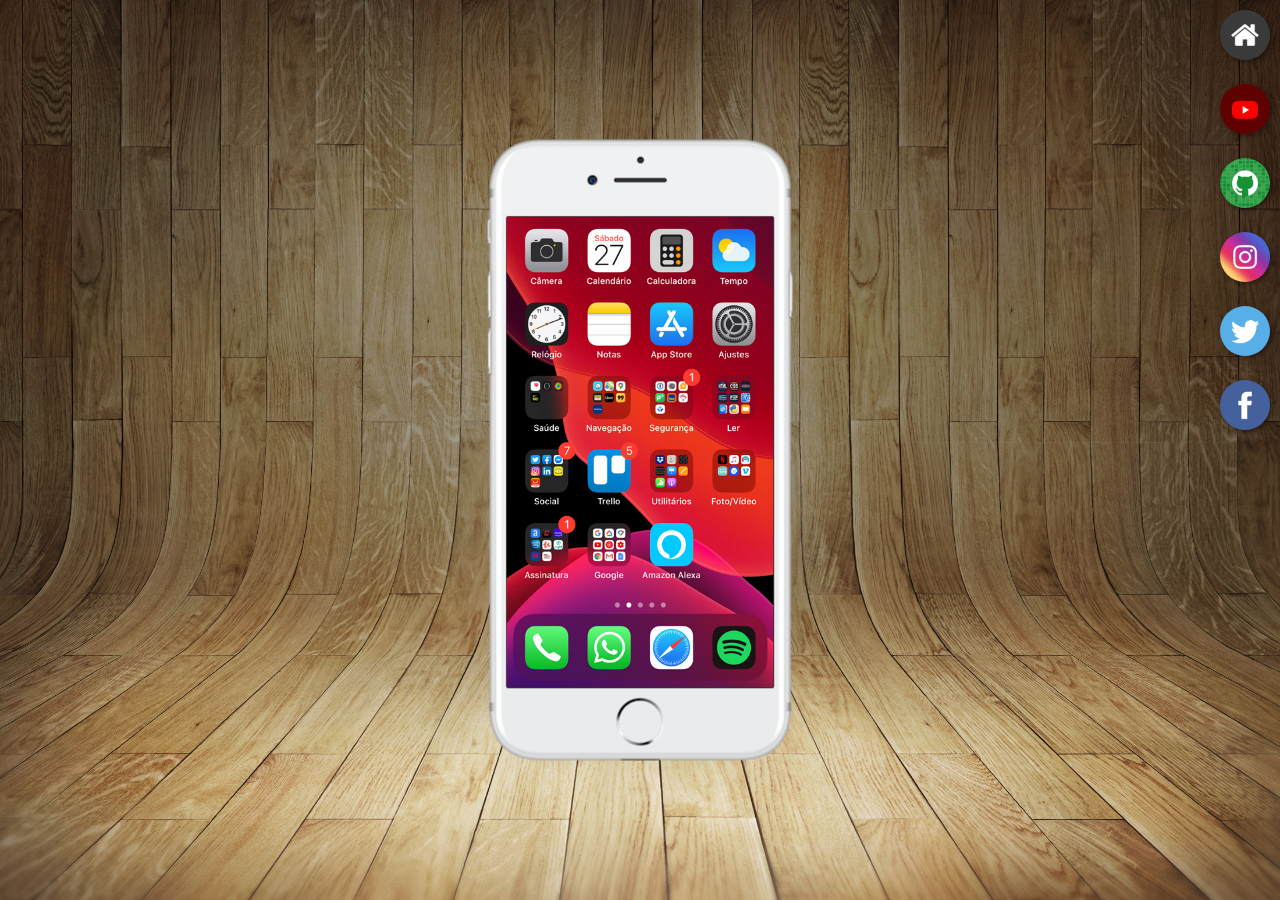
<file: index.html>
<!DOCTYPE html>
<html lang="pt-br">
<head>
    <meta charset="UTF-8">
    <meta http-equiv="X-UA-Compatible" content="IE=edge">
    <meta name="viewport" content="width=device-width, initial-scale=1.0">
    <link rel="shortcut icon" href="favicon.ico" type="image/x-icon">
    <link rel="stylesheet" href="estilos/style.css">
    <title>Projeto Redes Sociais</title>
</head>
<body>
    <main>
        <section id="telefone">
            <iframe src="home.html" name="tela" id= "tela"frameborder="0"></iframe>
        </section>

        <section id="redes-sociais">
            <a href="home.html" target="tela"><img src="imagens/logo-home.jpg" alt="Home"></a><br>
            <a href="youtube.html" target="tela"><img src="imagens/logo-youtube.jpg" alt="Youtube"></a><br>
            <a href="github.html" target="tela"><img src="imagens/logo-github.jpg" alt="Github"></a><br>
            <a href="instagram.html" target="tela"><img src="imagens/logo-instagram.jpg" alt="Instagram"></a><br>
            <a href="twitter.html" target="tela"><img src="imagens/logo-twitter.jpg" alt="Twitter"></a><br>
            <a href="facebook.html" target="tela"><img src="imagens/logo-facebook.jpg" alt="Facebook"></a><br>

        </section>
    </main>
    
</body>
</html>
</file>
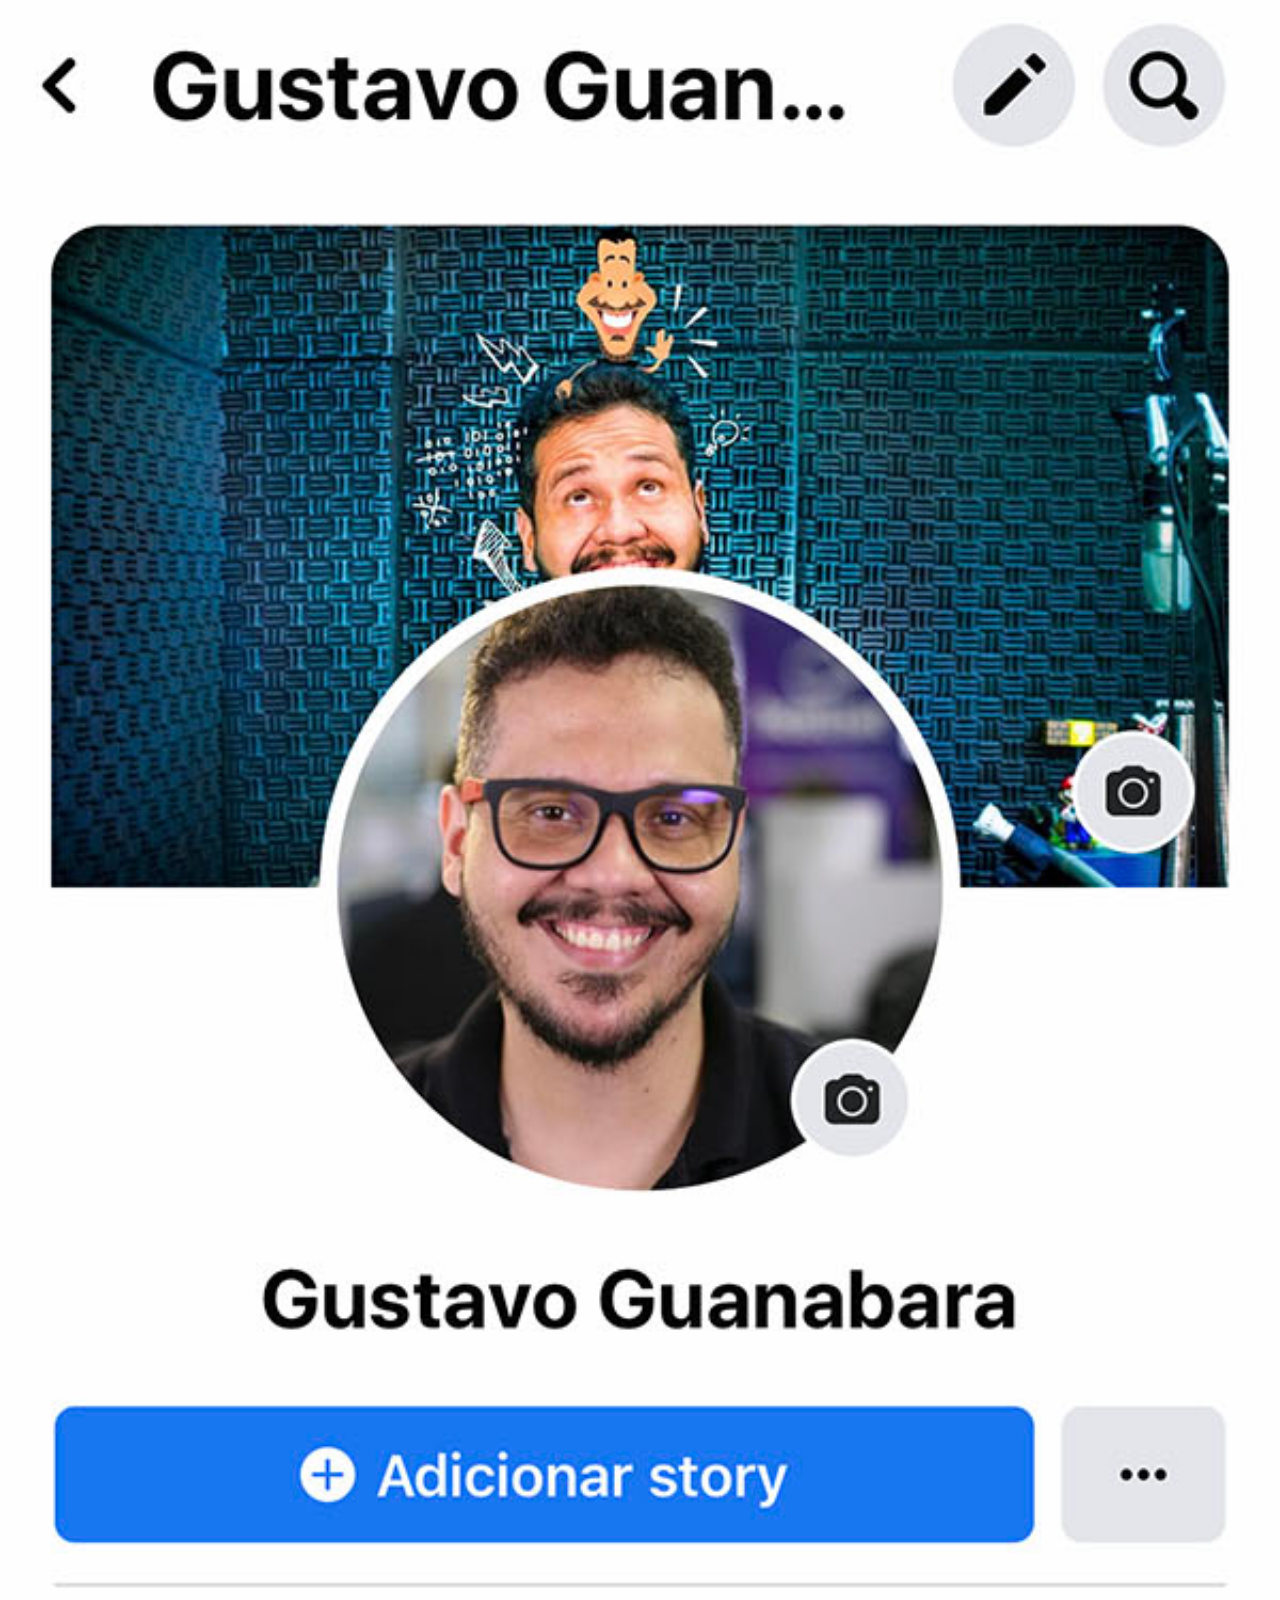
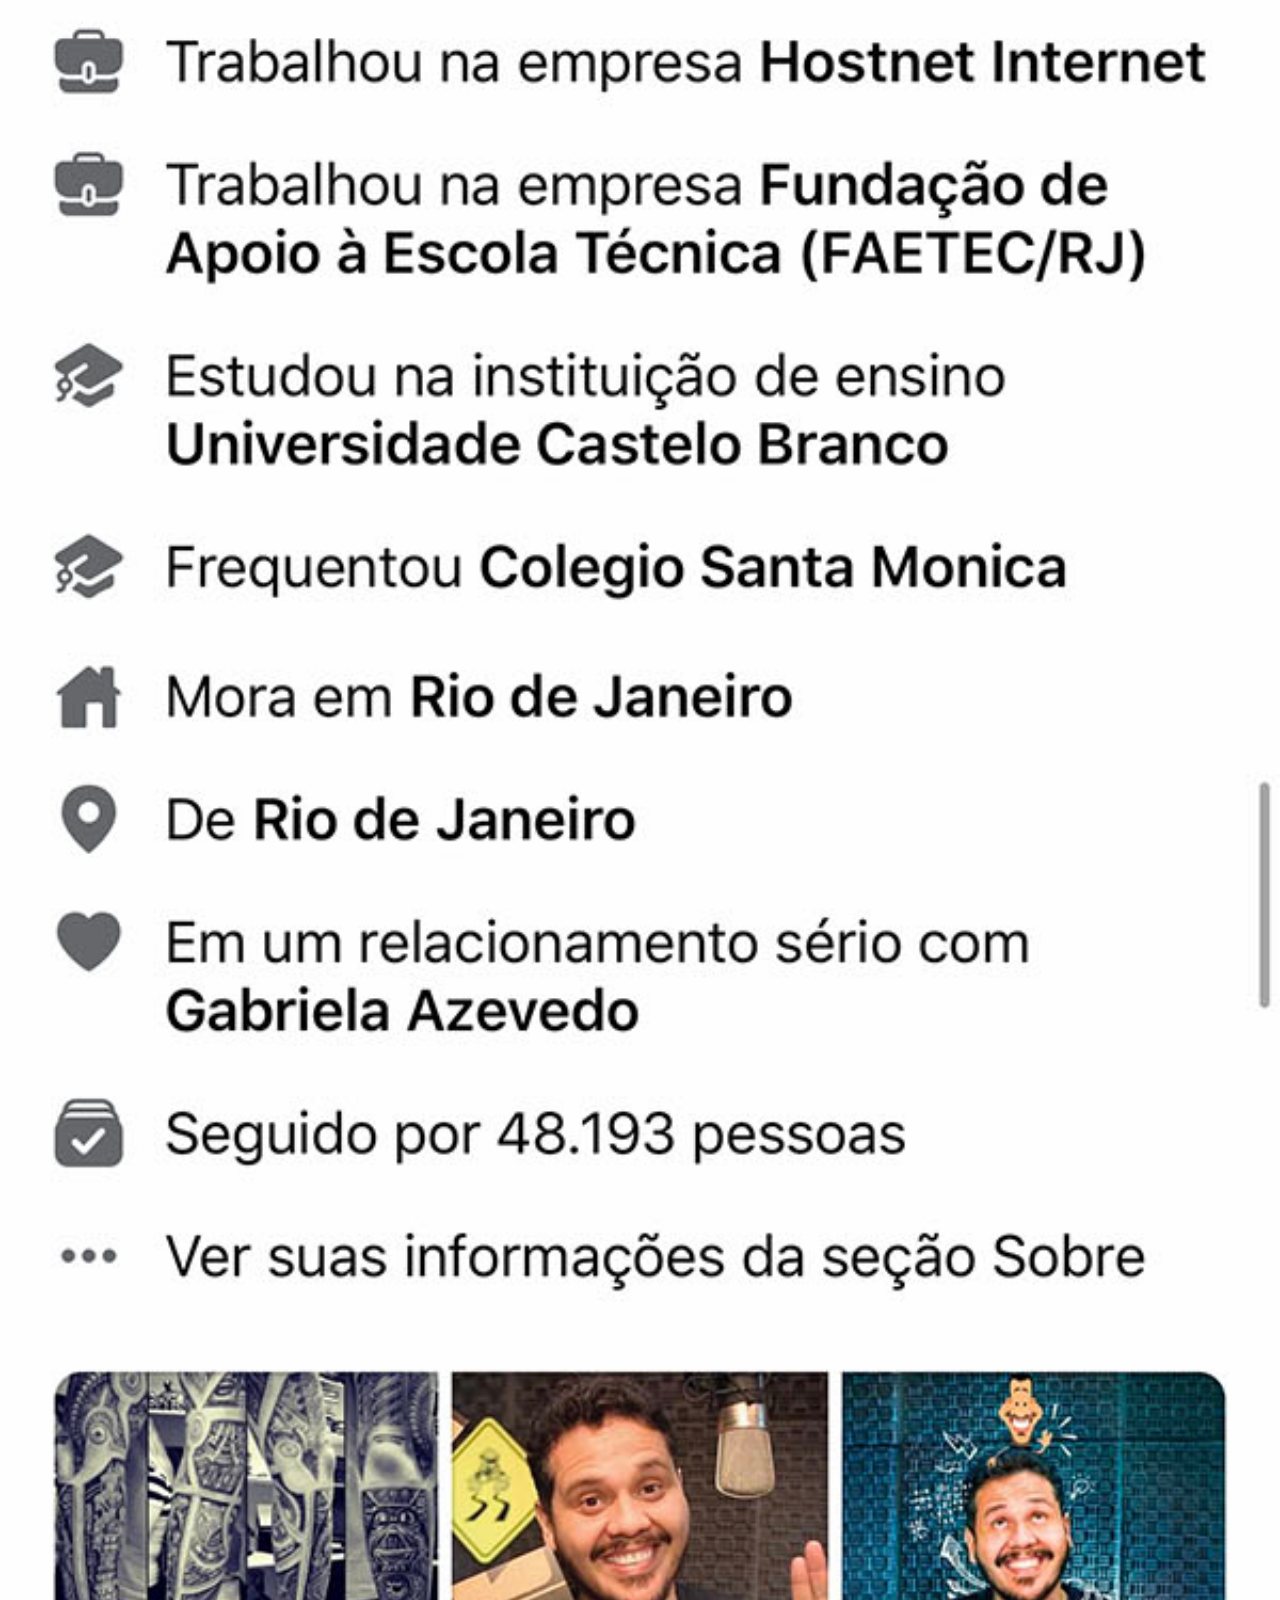
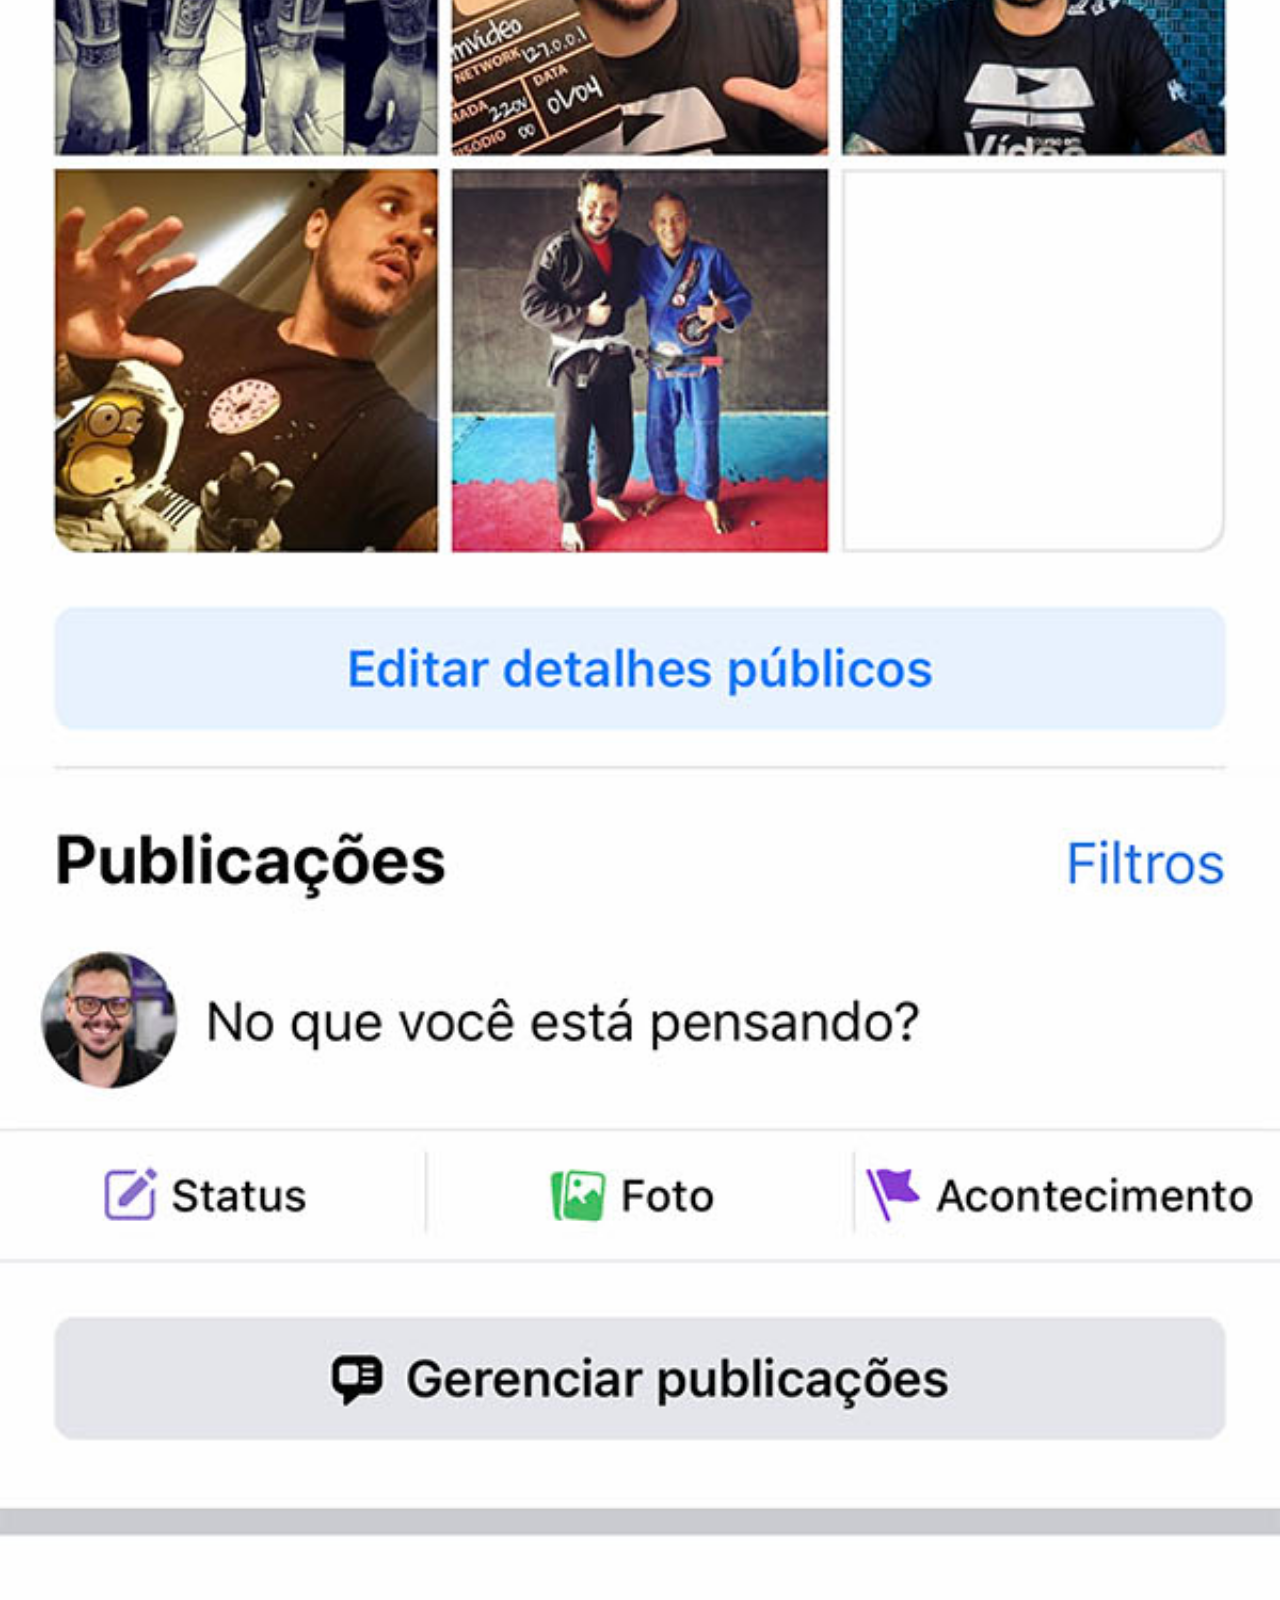
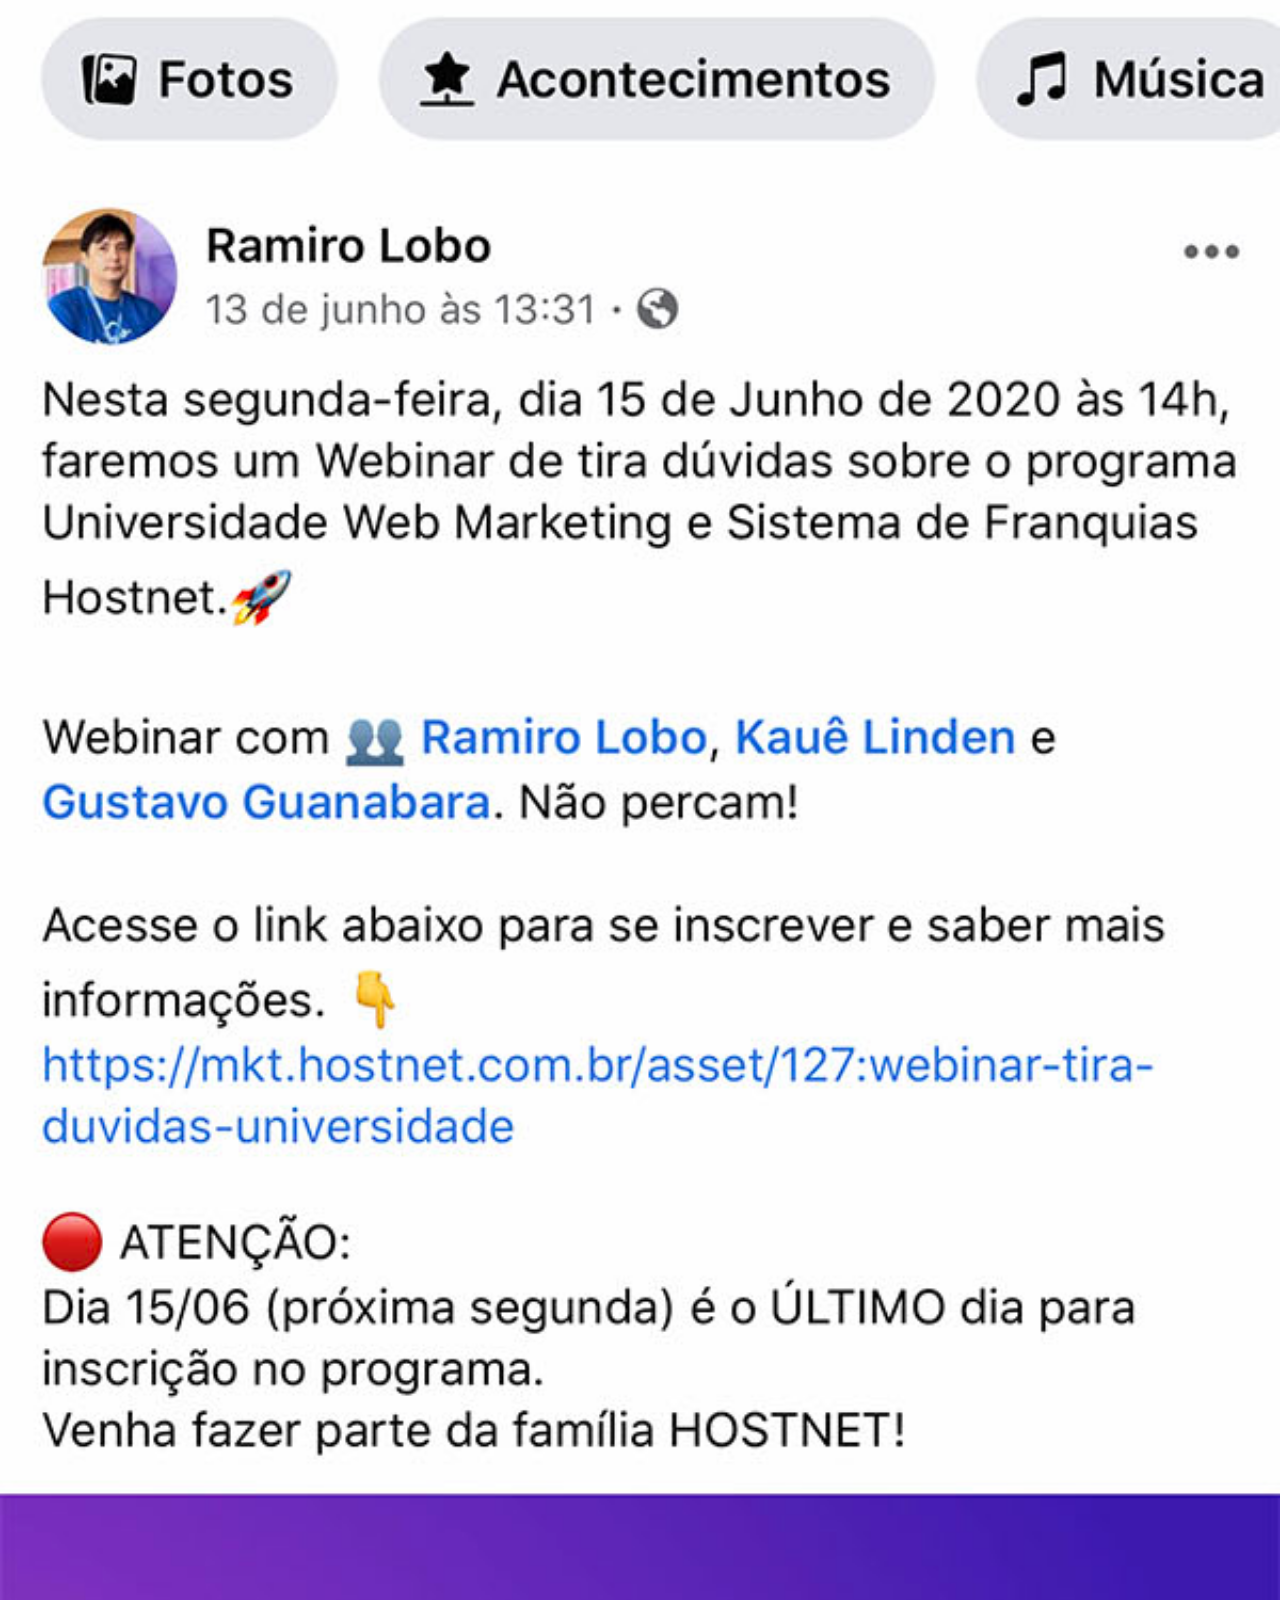
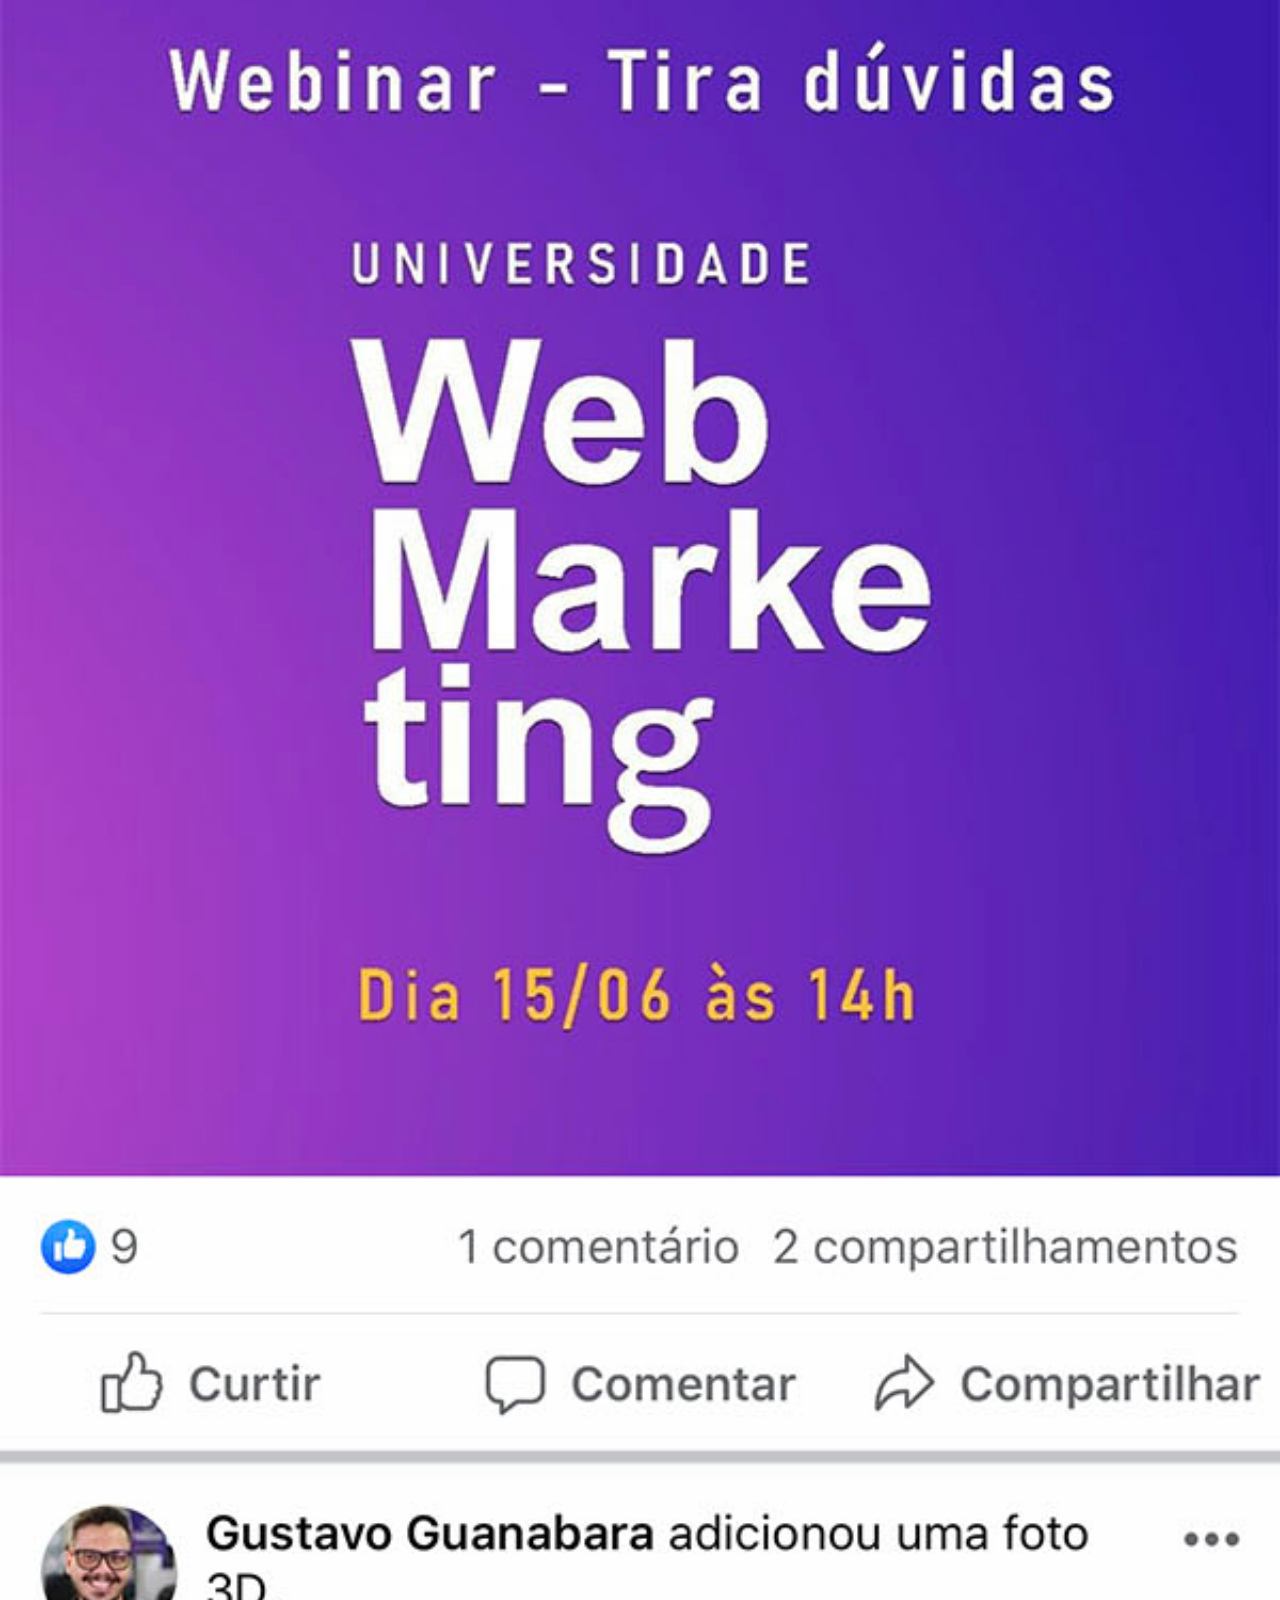
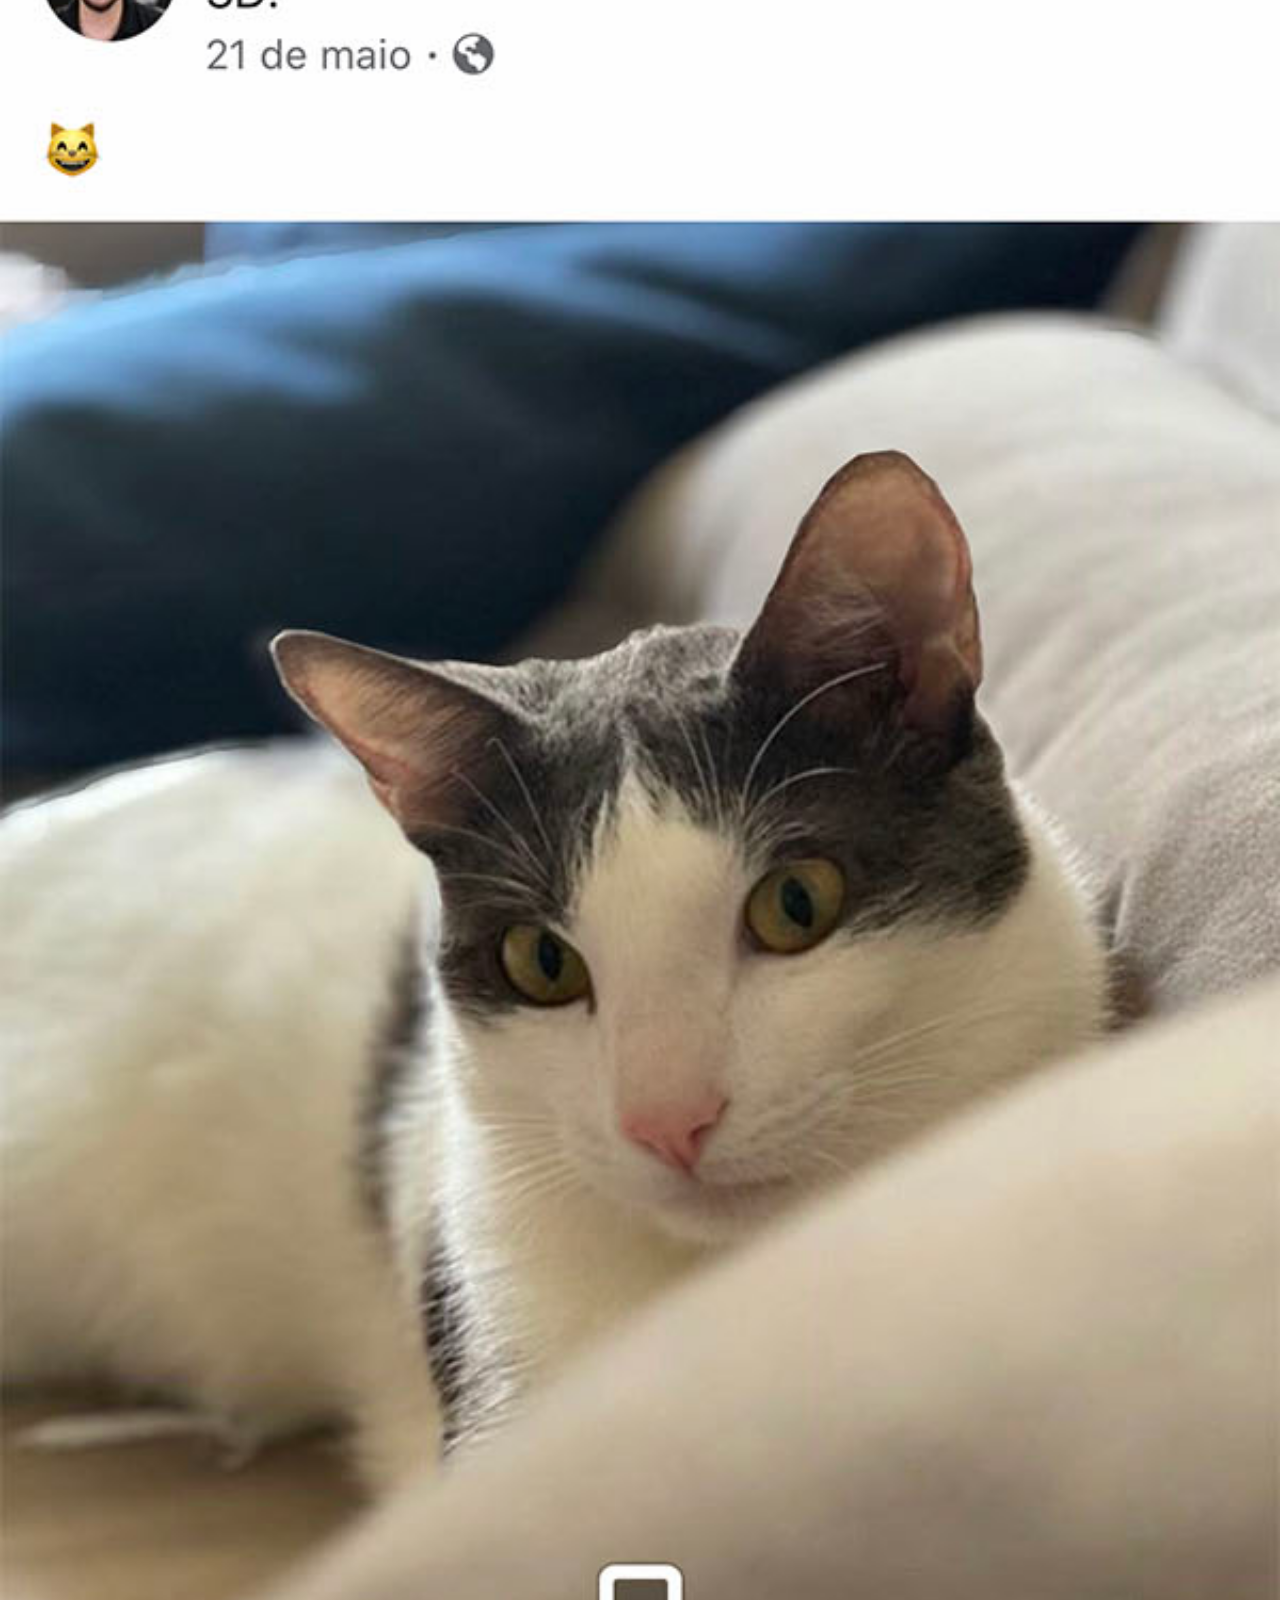
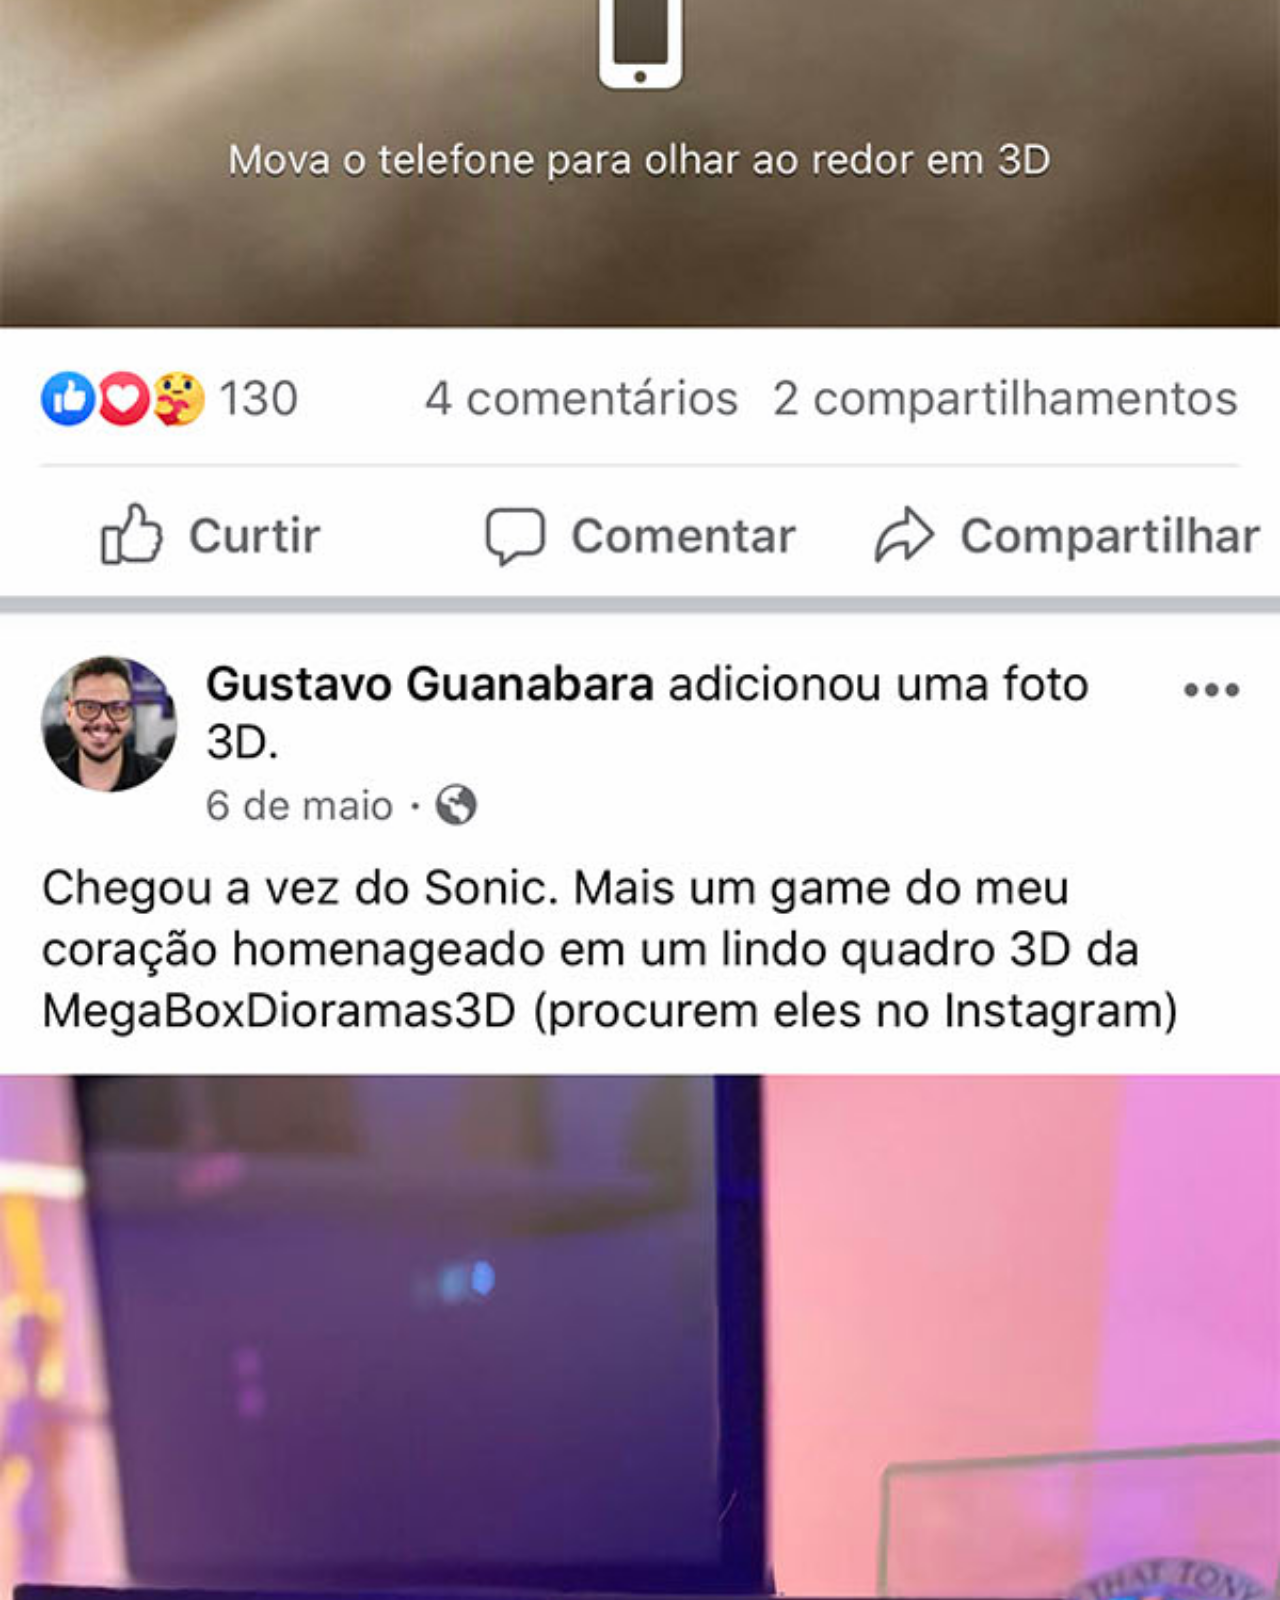
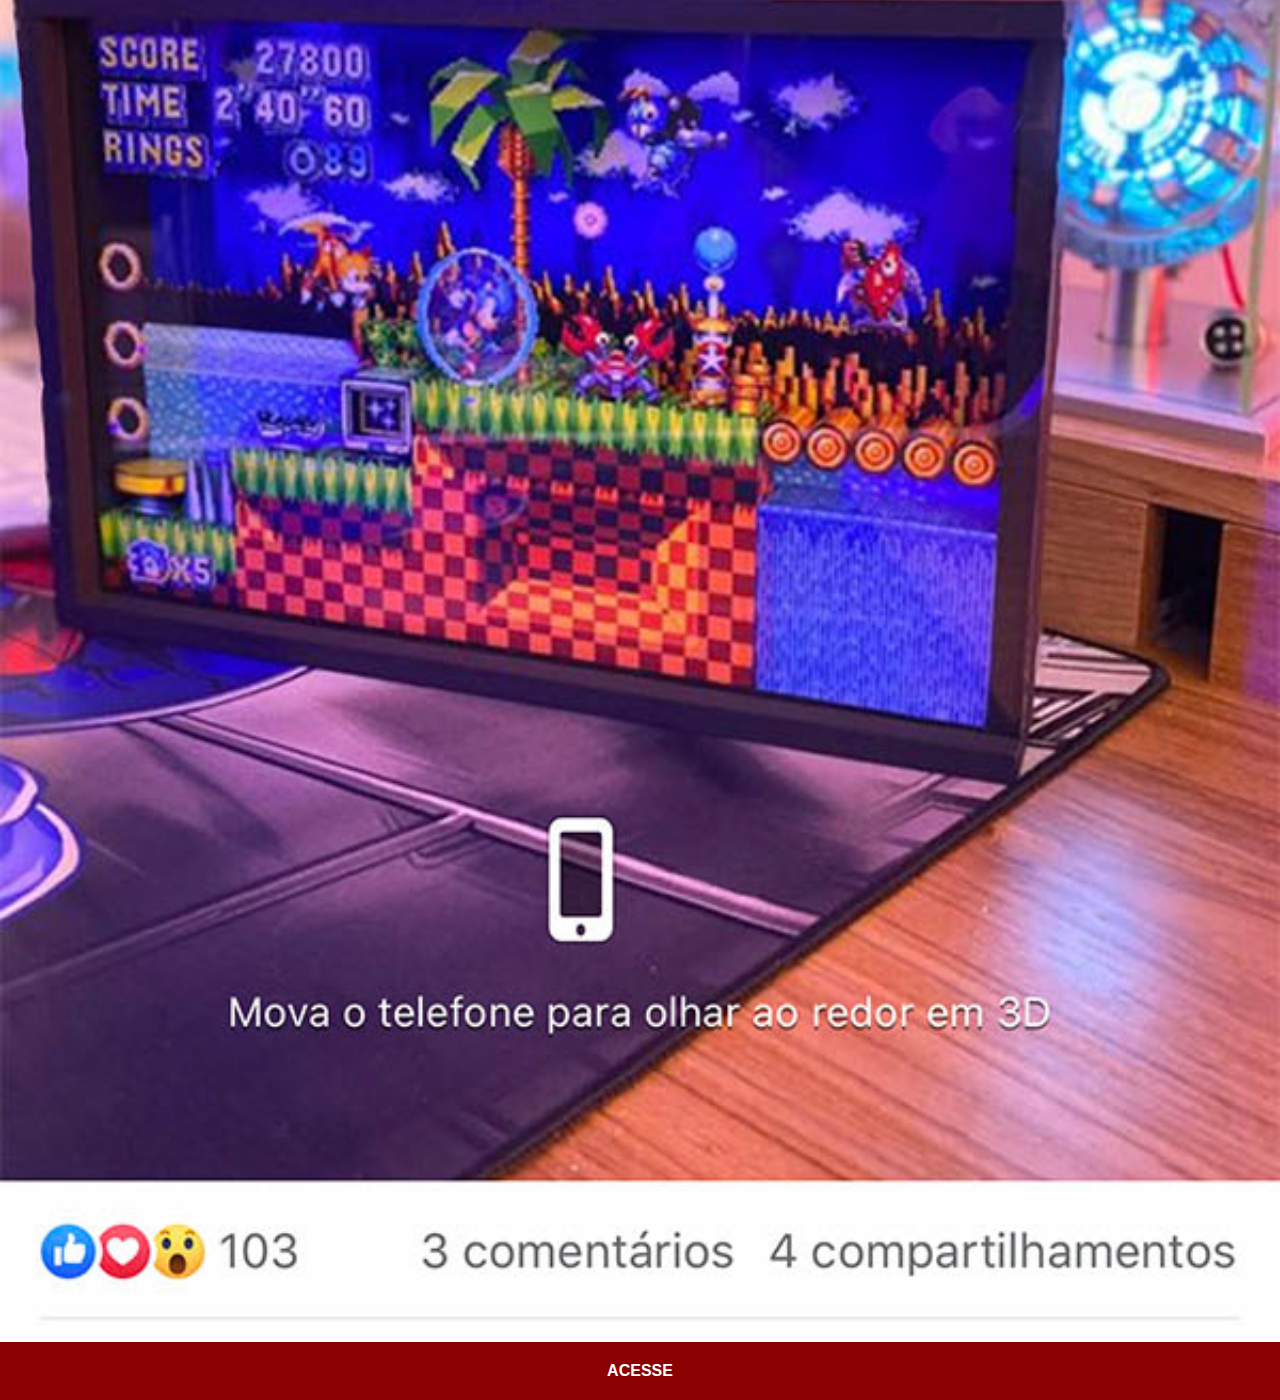
<file: facebook.html>
<!DOCTYPE html>
<html lang="pt-br">
<head>
    <meta charset="UTF-8">
    <meta http-equiv="X-UA-Compatible" content="IE=edge">
    <meta name="viewport" content="width=device-width, initial-scale=1.0">
    <title>Facebook</title>
    <link rel="stylesheet" href="estilos/social.css">
</head>
<body>
    <img src="imagens/tela-facebook.jpg" alt="Facebook">
    <a href="https://www.facebook.com/gustavoguanabara" target="_blank">ACESSE</a>
</body>
</html>
</file>
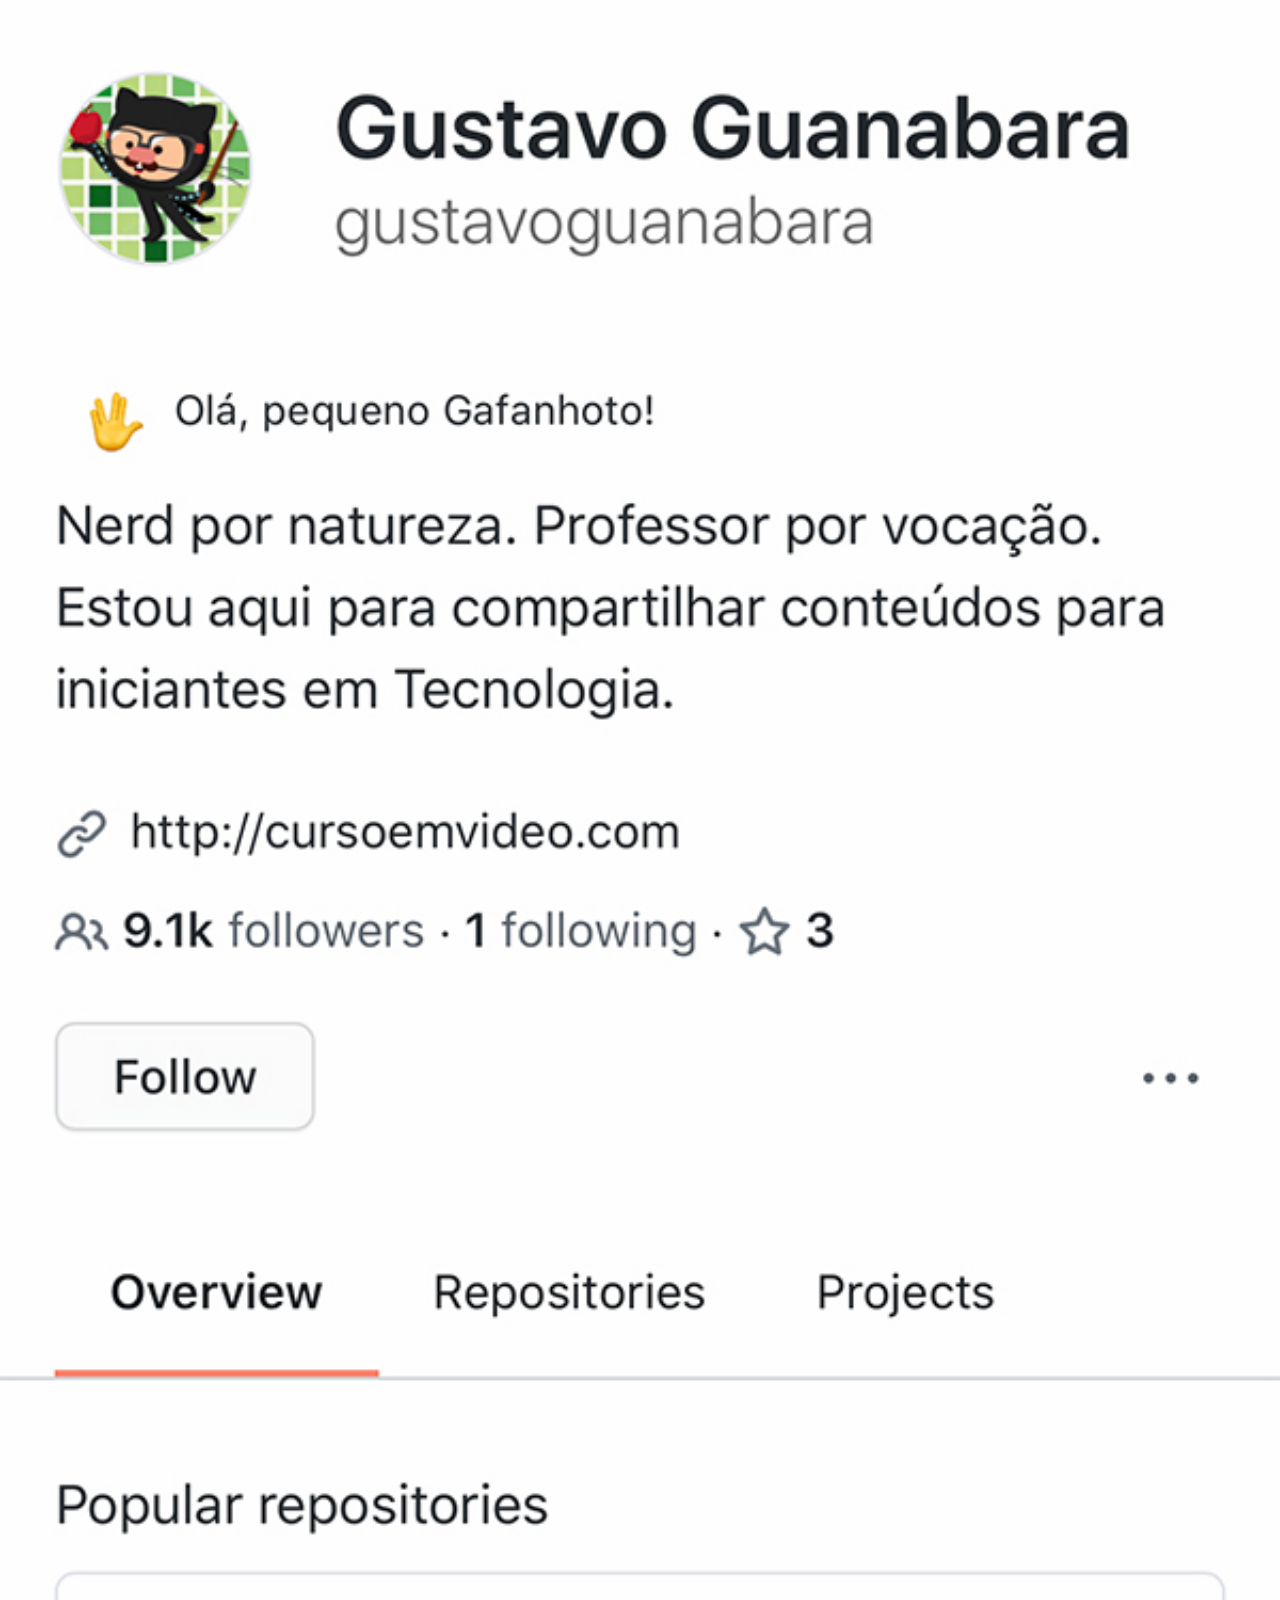
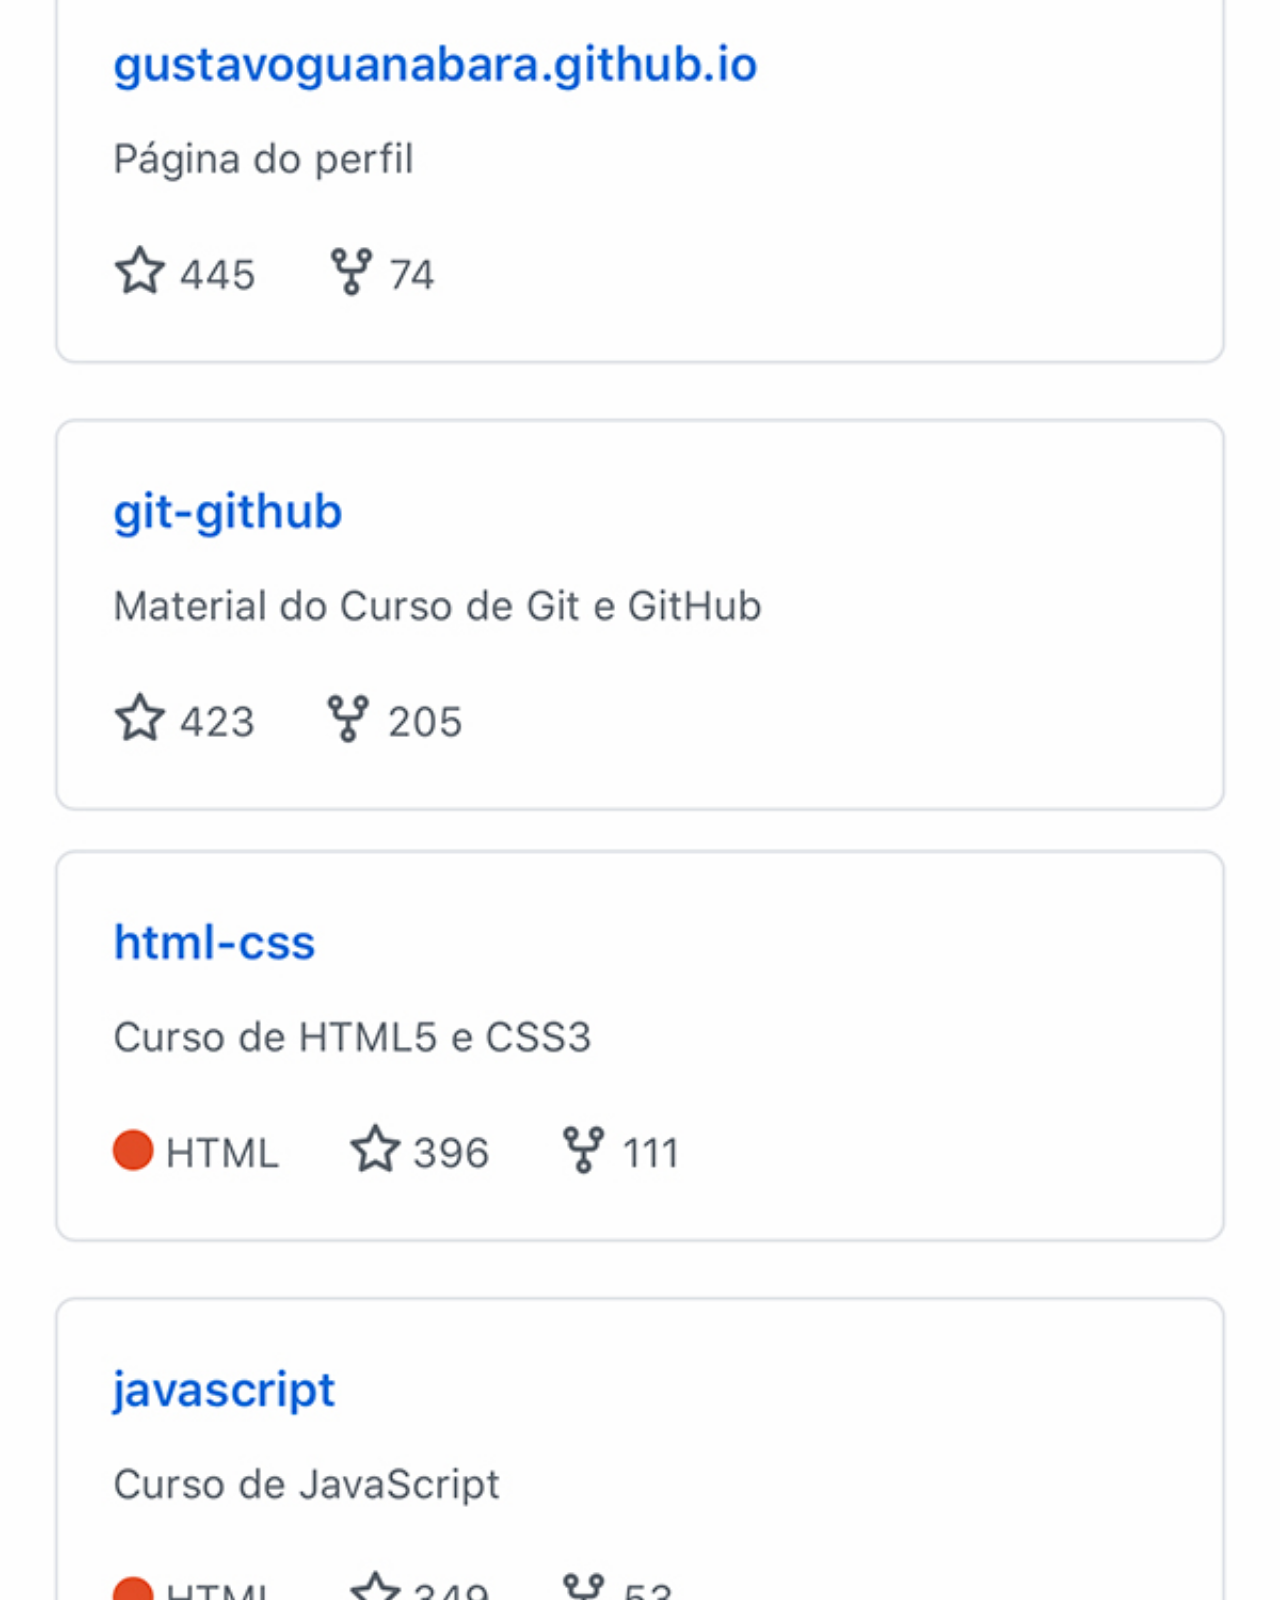
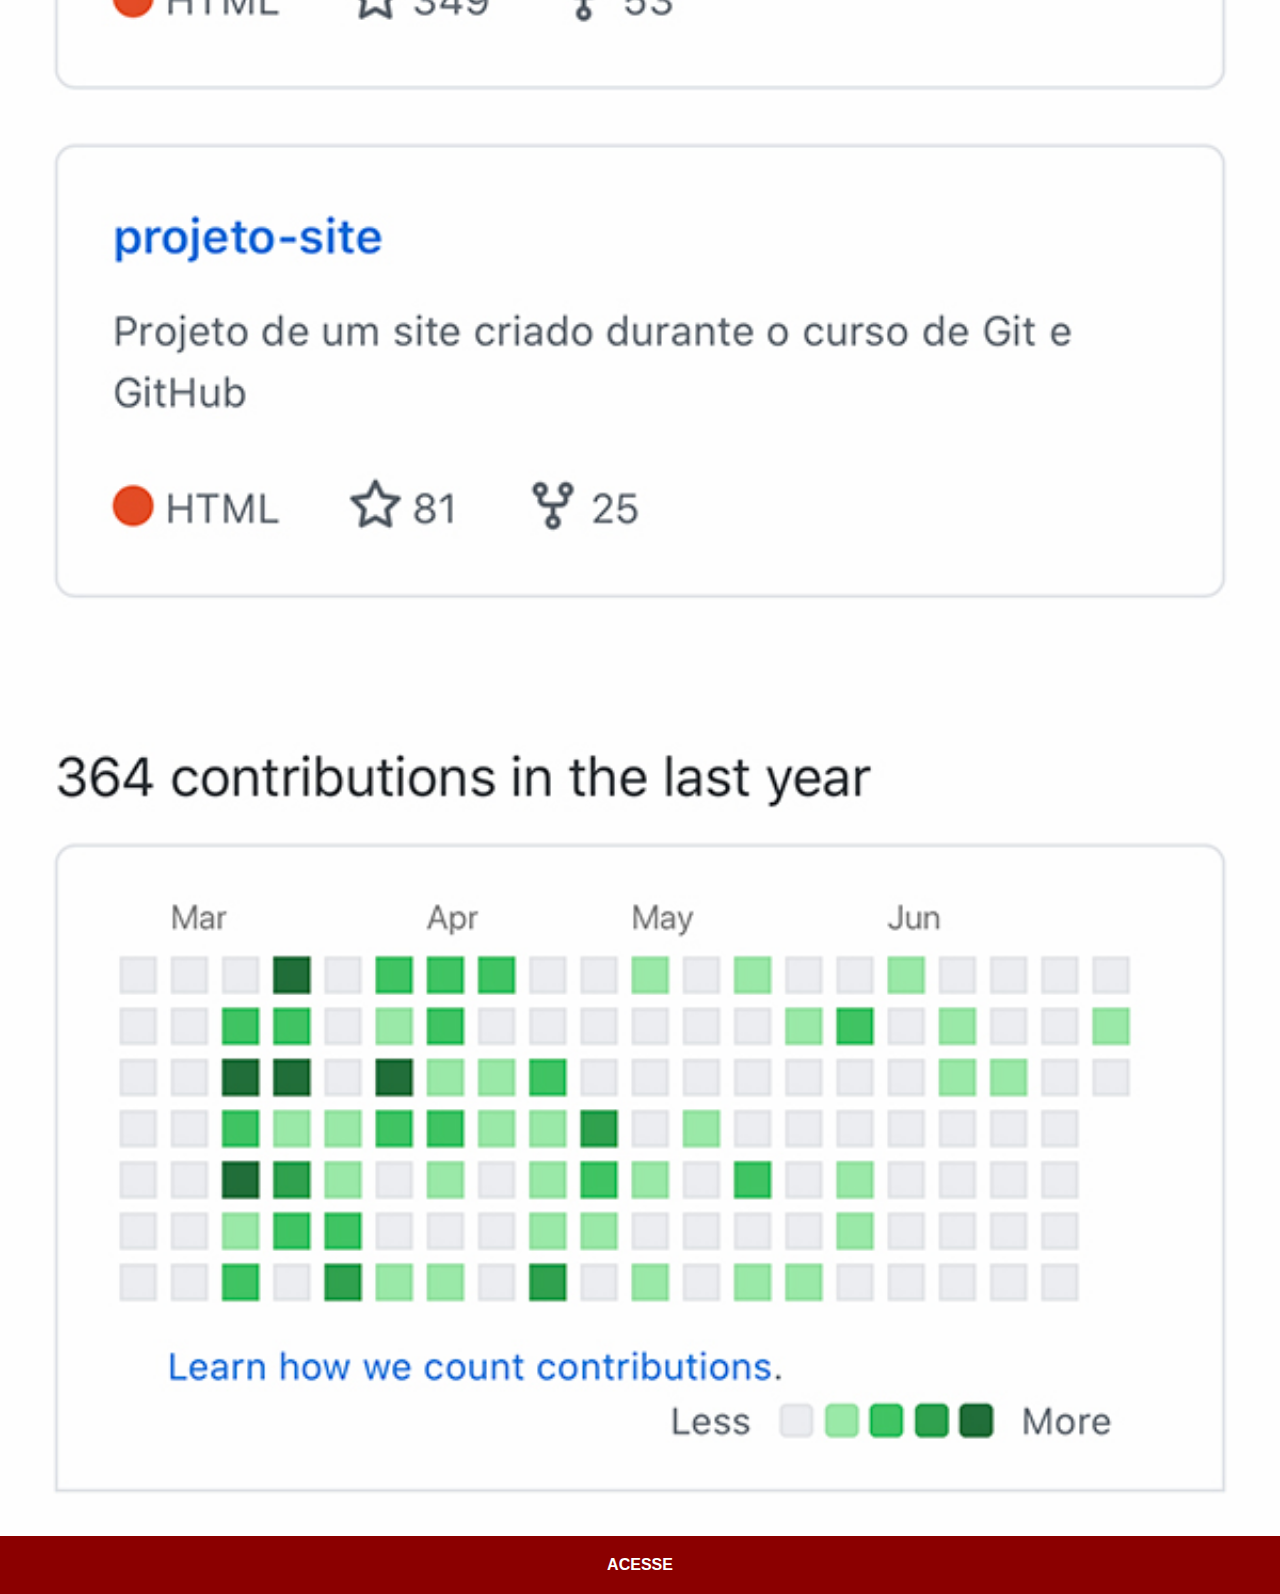
<file: github.html>
<!DOCTYPE html>
<html lang="pt-br">
<head>
    <meta charset="UTF-8">
    <meta http-equiv="X-UA-Compatible" content="IE=edge">
    <meta name="viewport" content="width=device-width, initial-scale=1.0">
    <title>Github</title>
    <link rel="stylesheet" href="estilos/social.css">
</head>
<body>
    <img src="imagens/tela-github.jpg" alt="Github">
    <a href="https://github.com/gustavoguanabara" target="_blank">ACESSE</a>
</body>
</html>
</file>
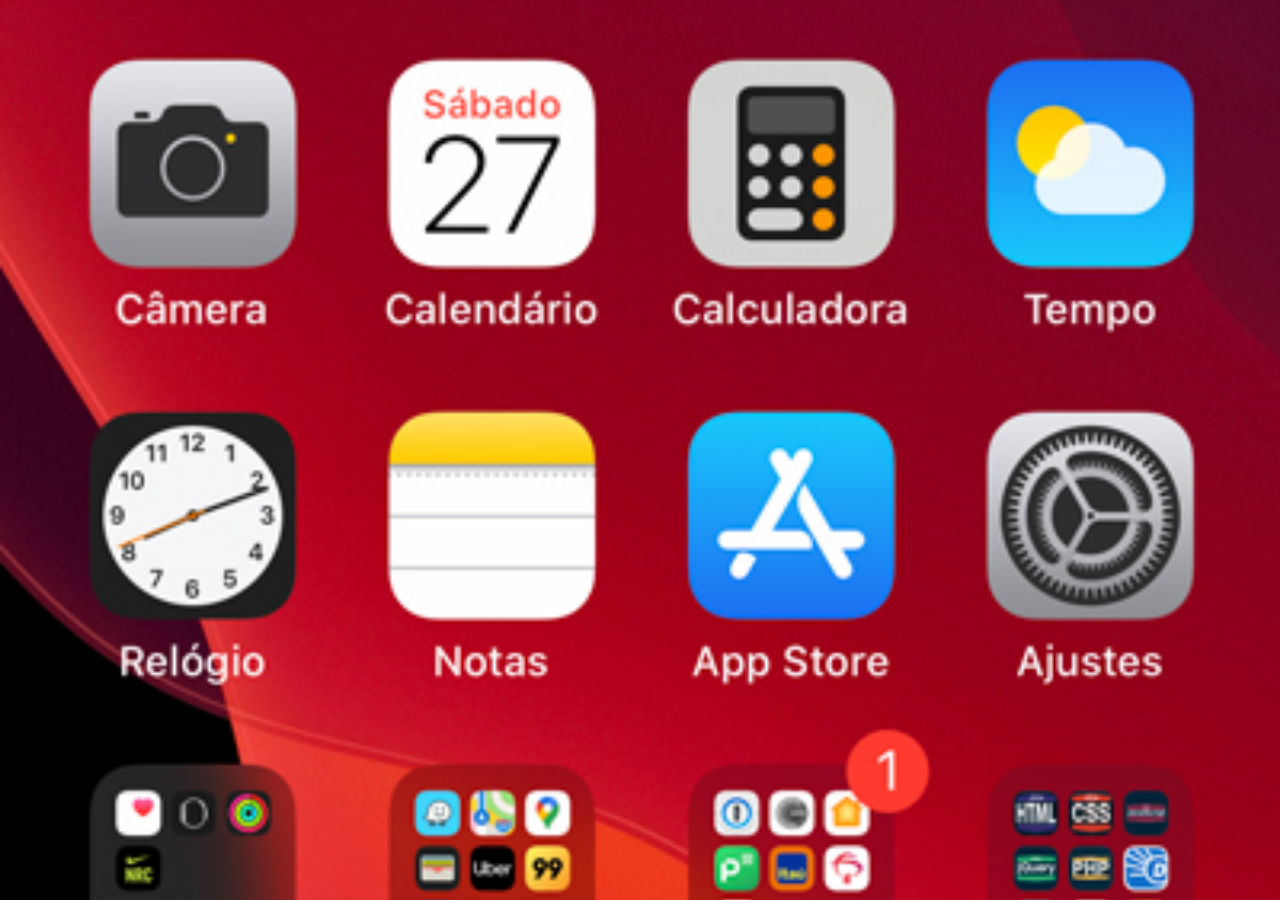
<file: home.html>
<!DOCTYPE html>
<html lang="pt-br">
<head>
    <meta charset="UTF-8">
    <meta http-equiv="X-UA-Compatible" content="IE=edge">
    <meta name="viewport" content="width=device-width, initial-scale=1.0">
    <title>Document</title>
    <style>
        * {
            margin: 0px;
            padding: 0px;
        }

        body {
            width: 100vw;
            height: 100vh;
            background: black url('imagens/tela-home.jpg') no-repeat top center;
            background-size: cover;
        }
    </style>
</head>
<body>
    
</body>
</html>
</file>
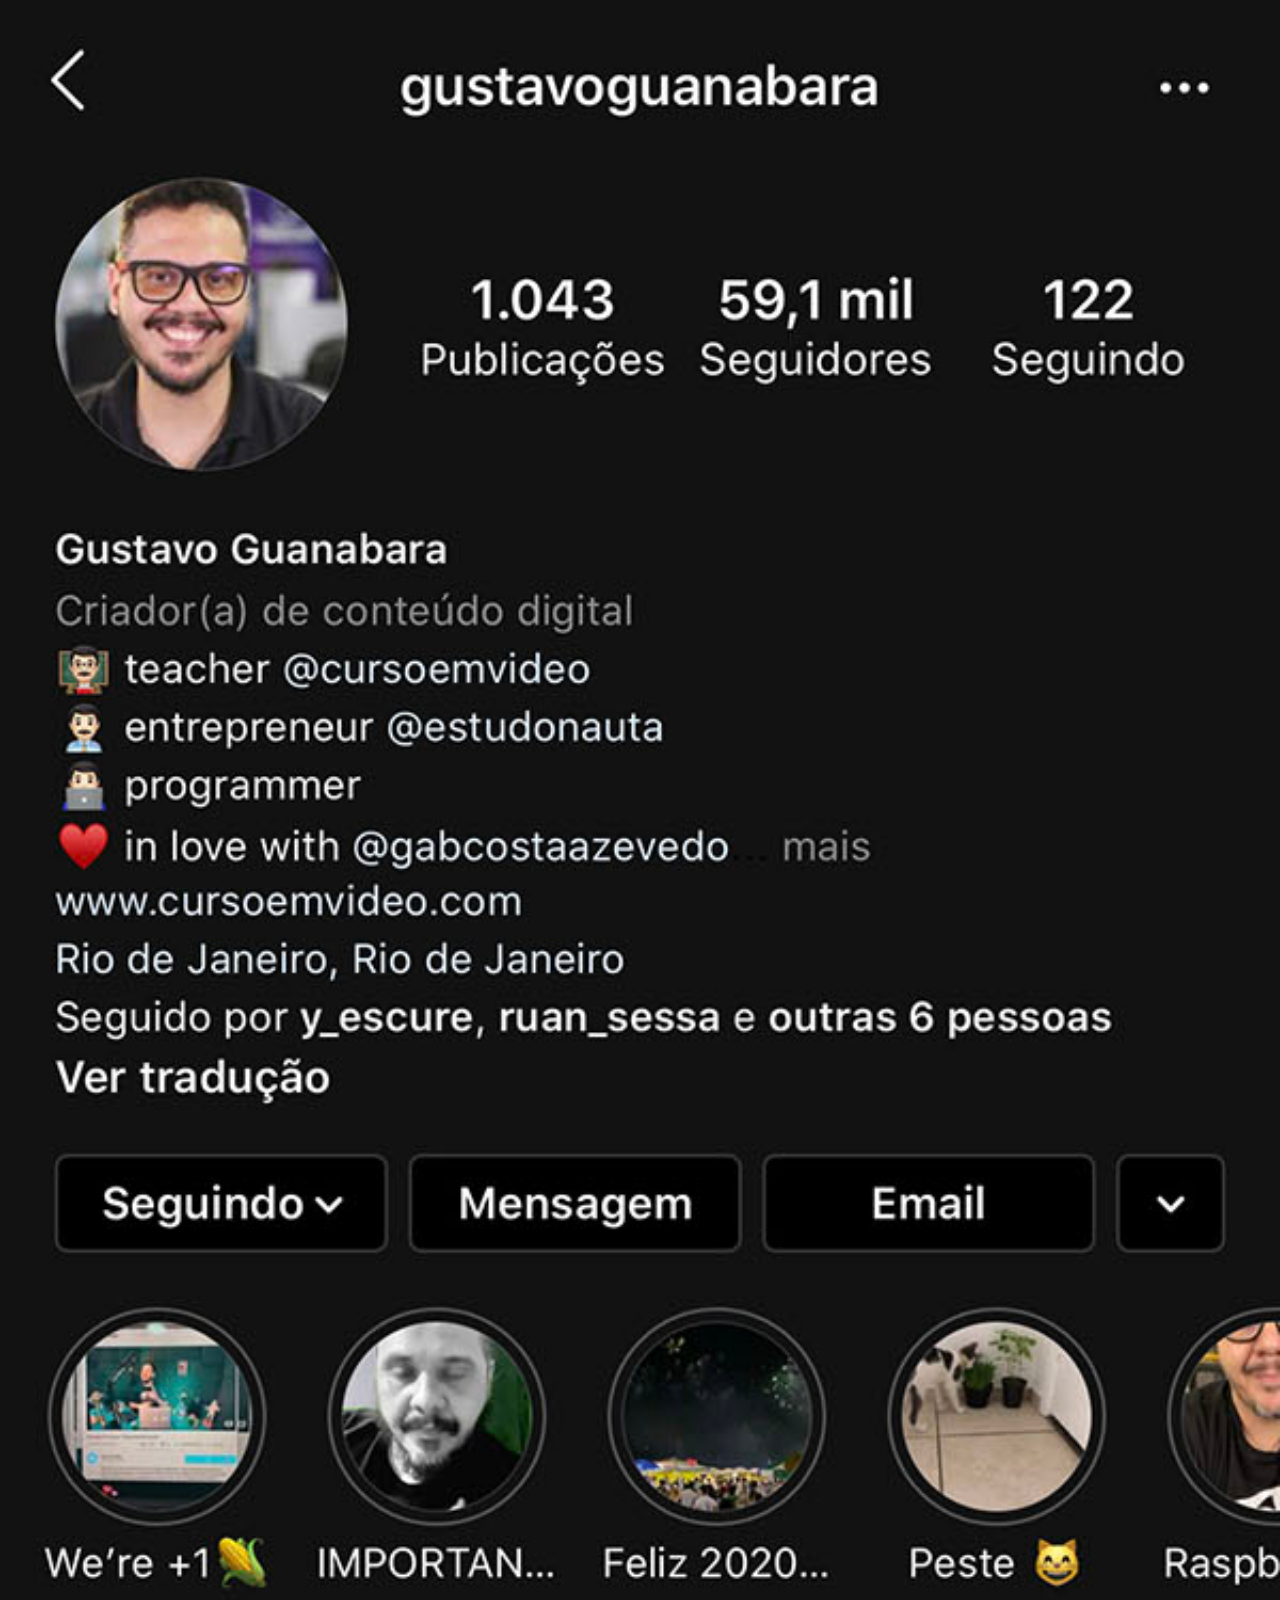
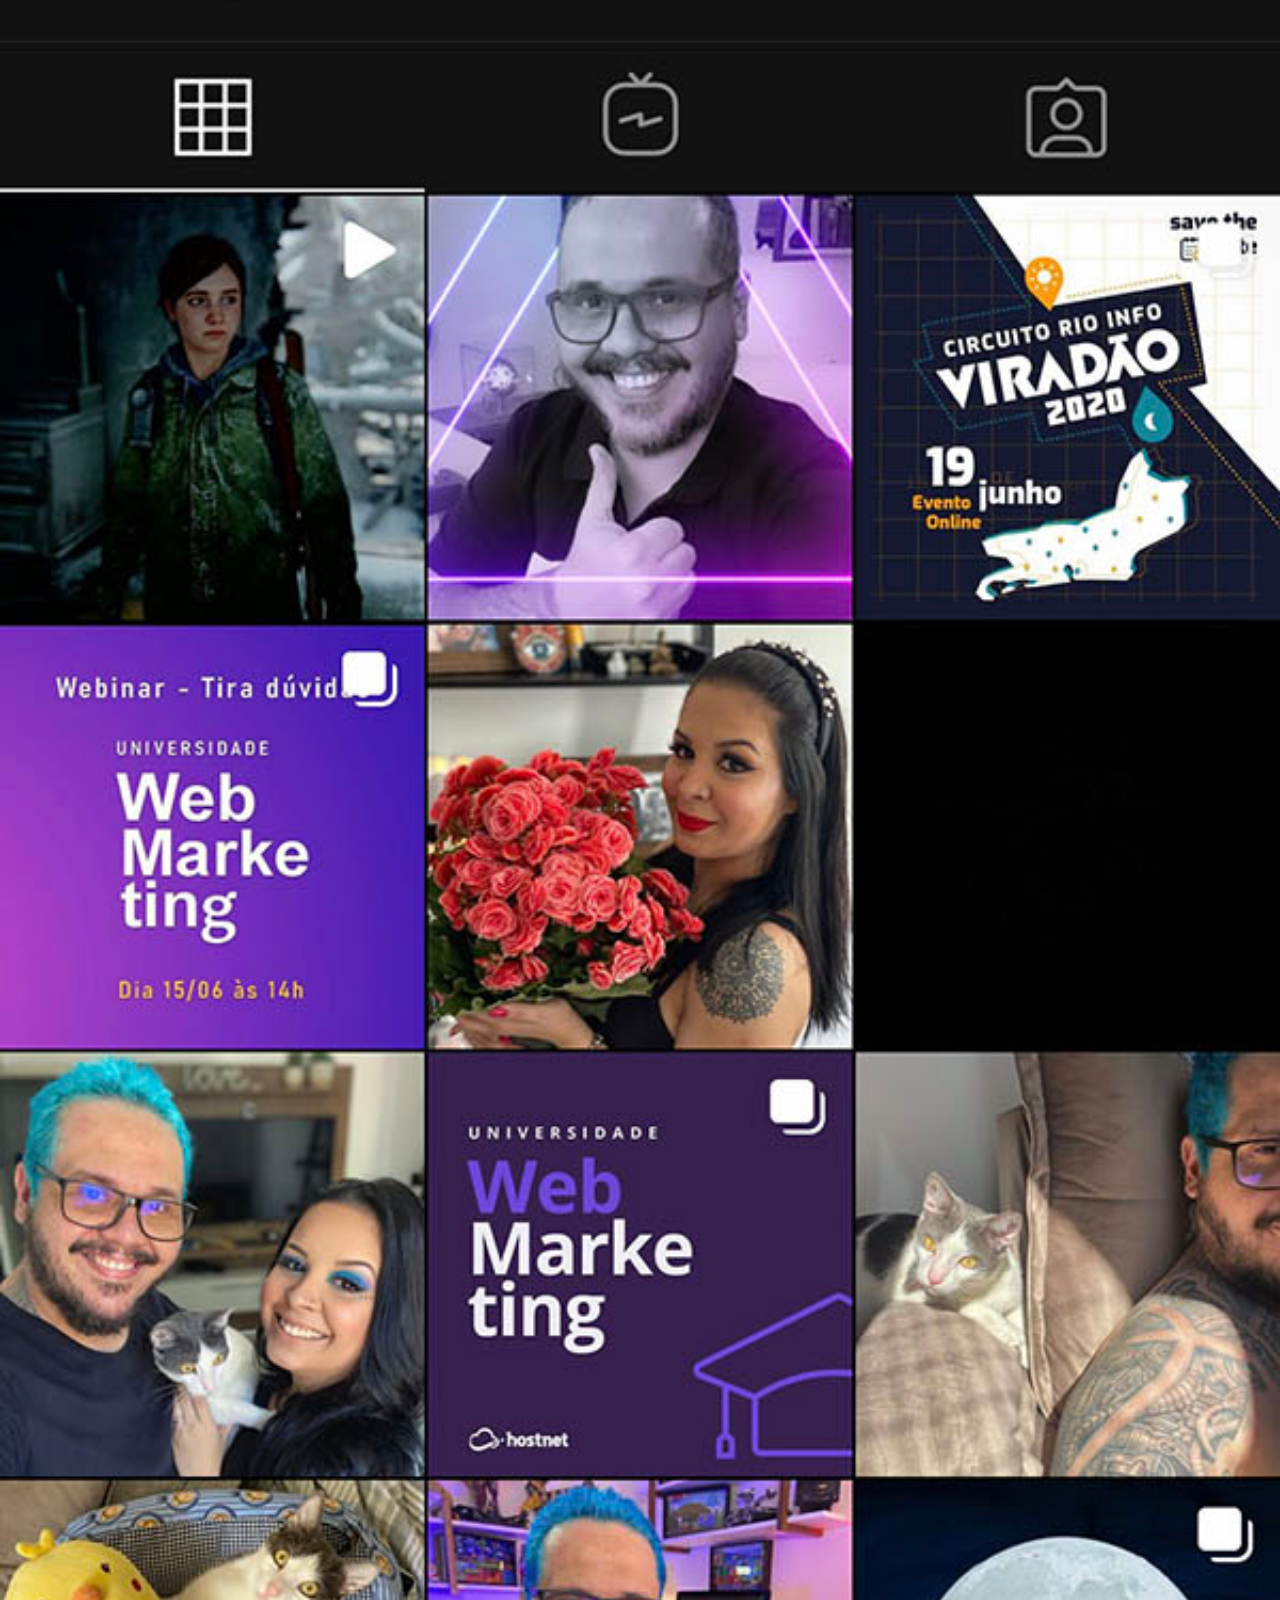
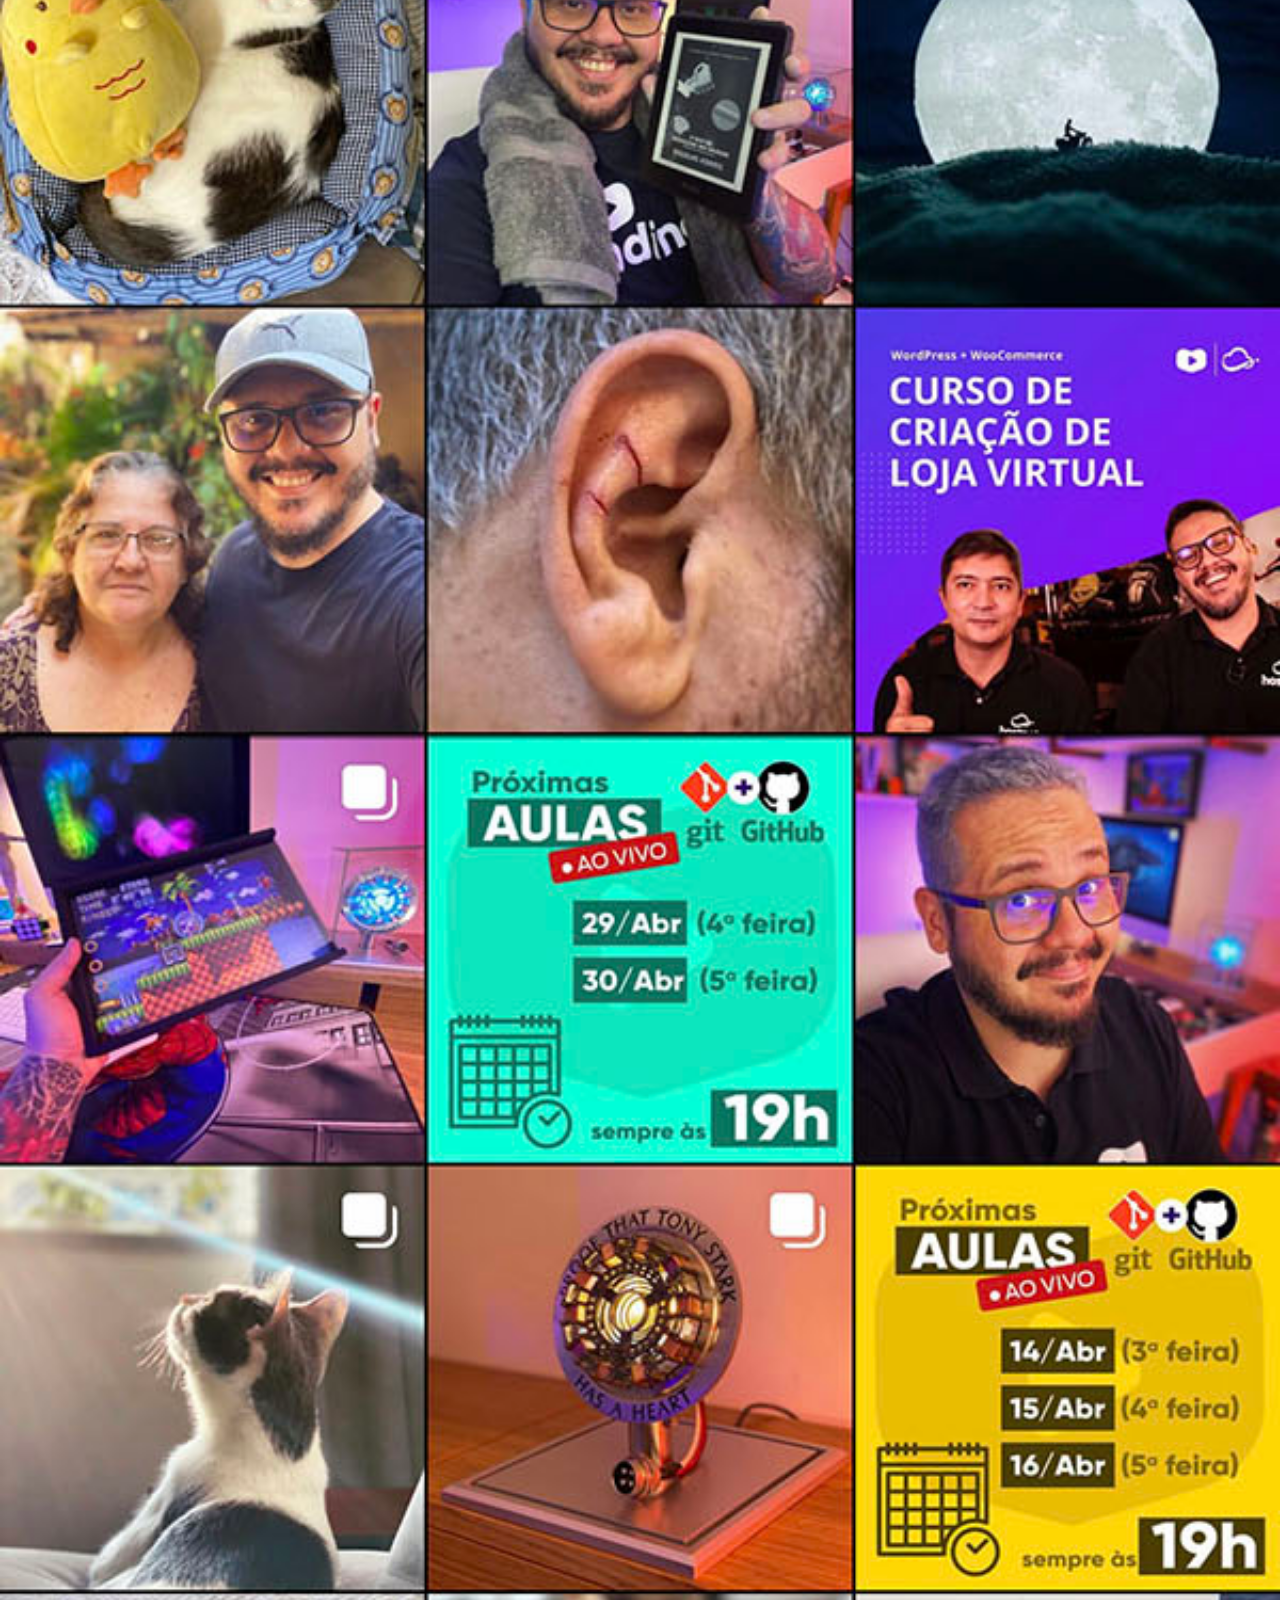
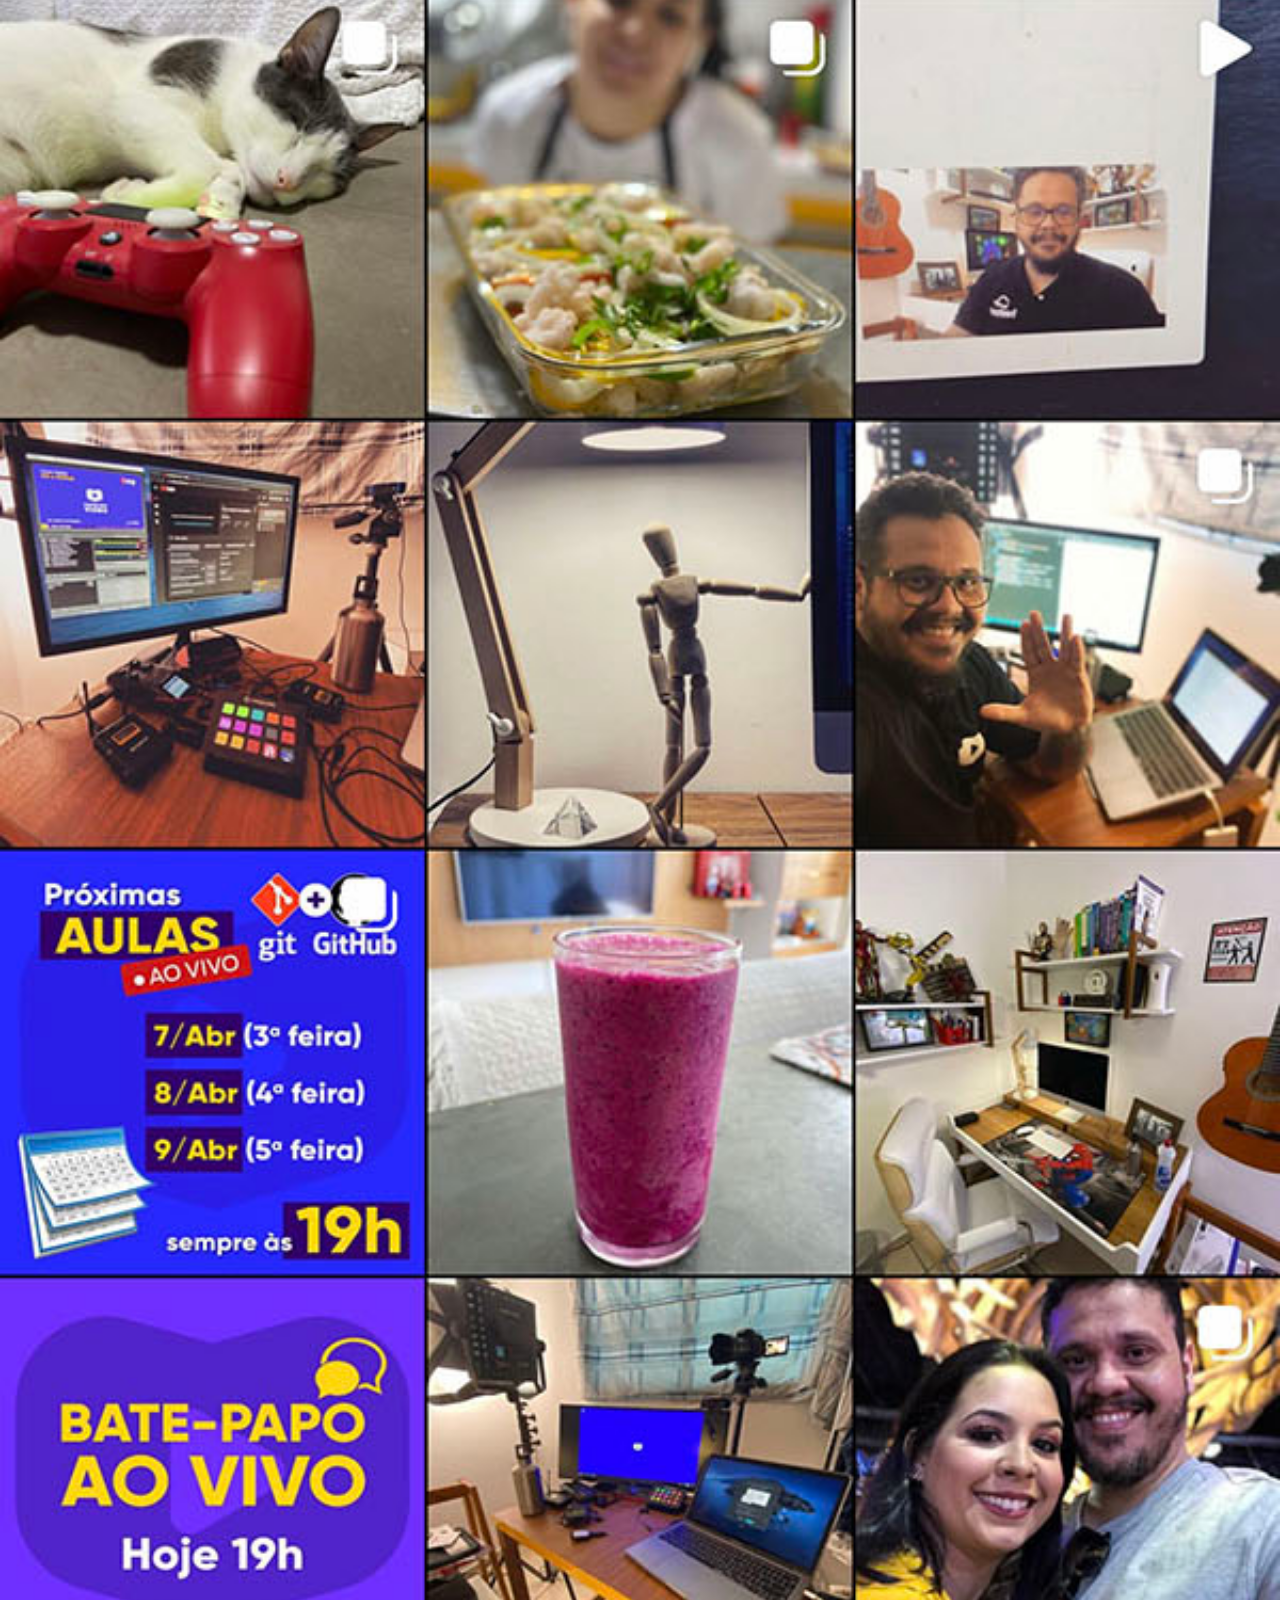
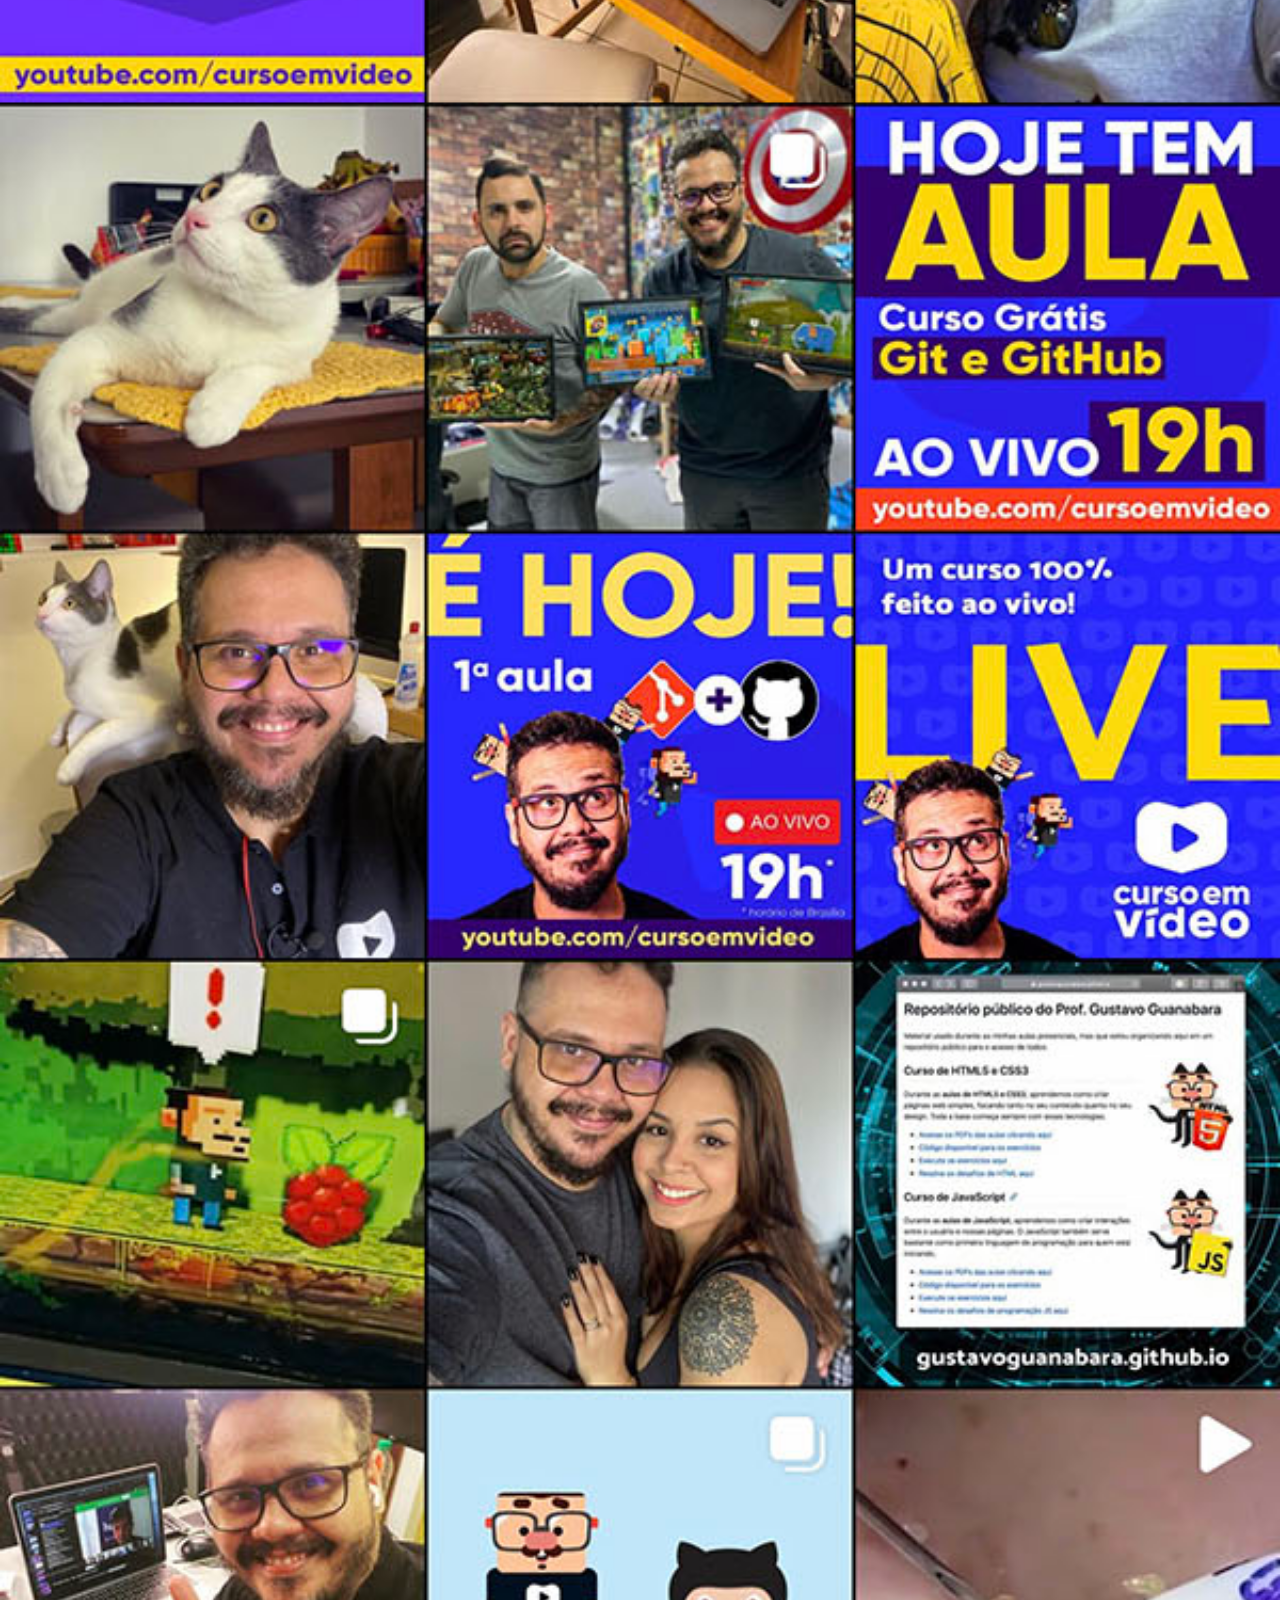
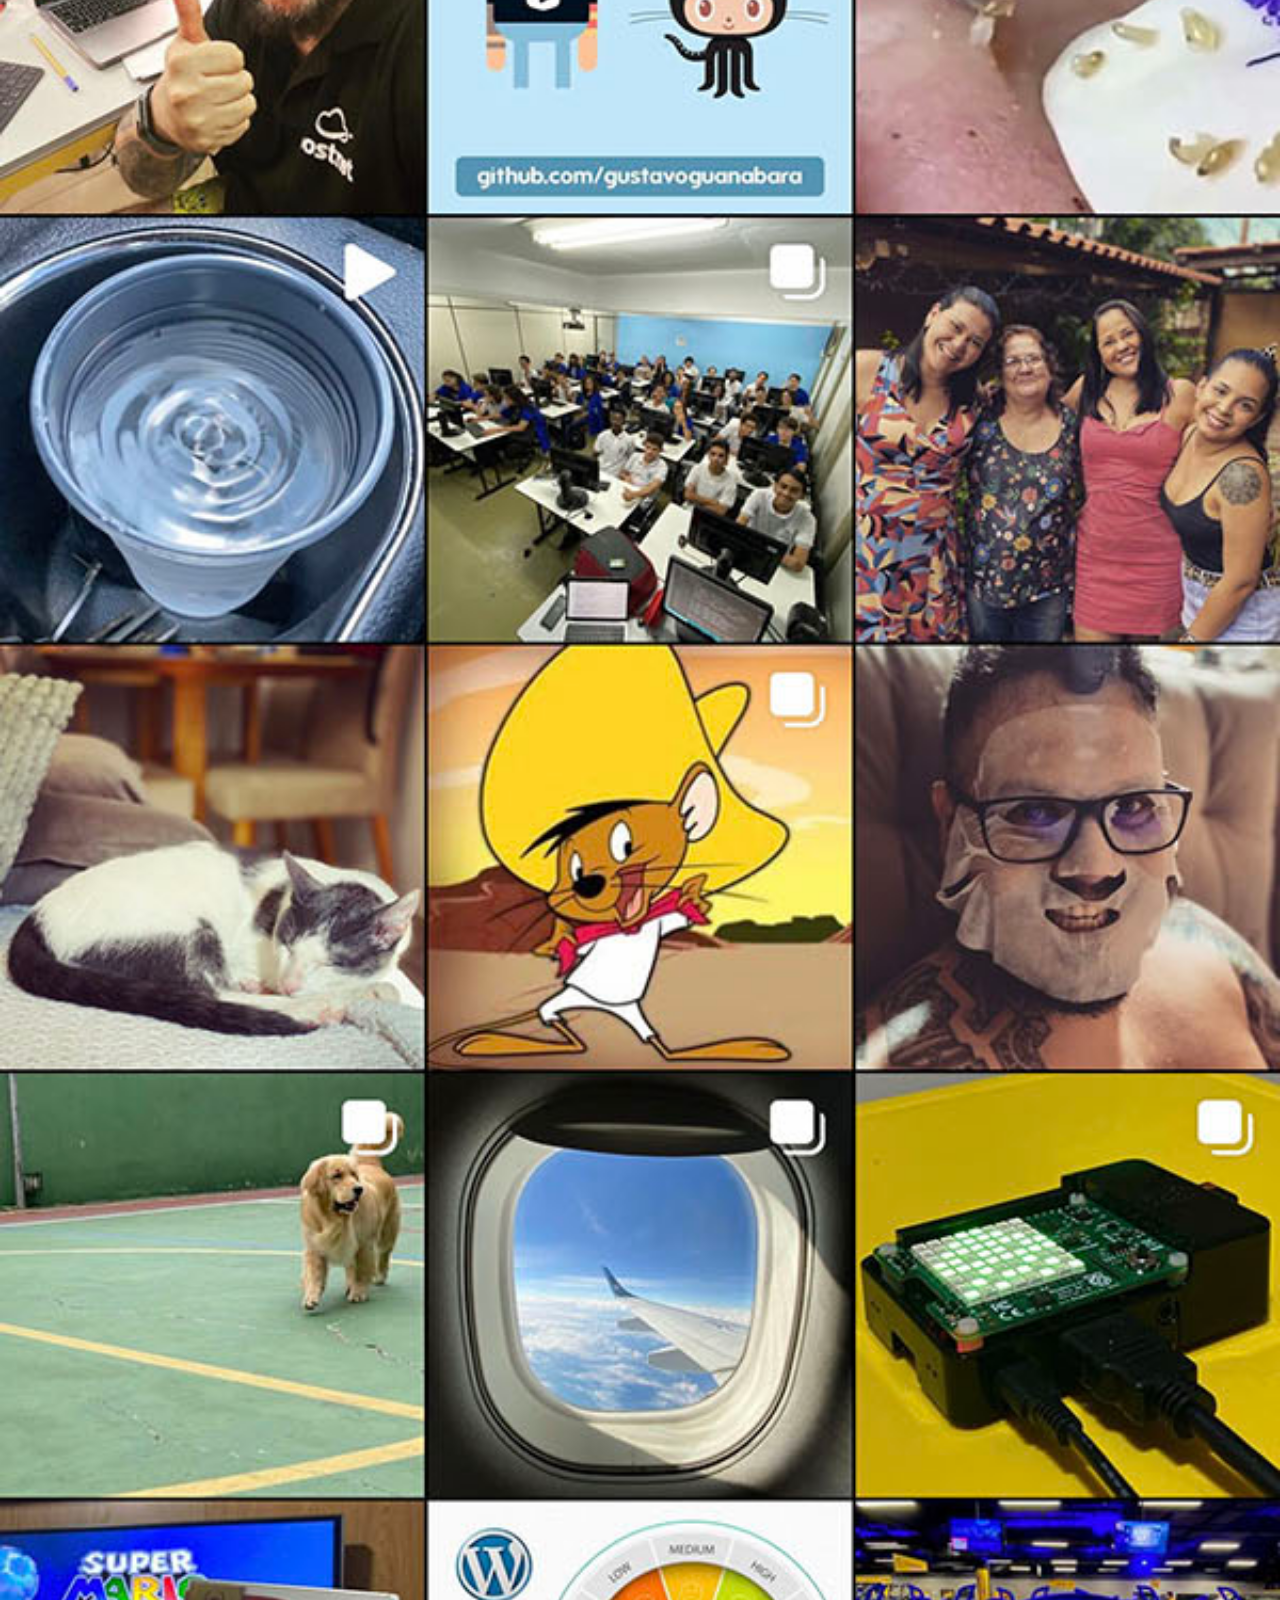
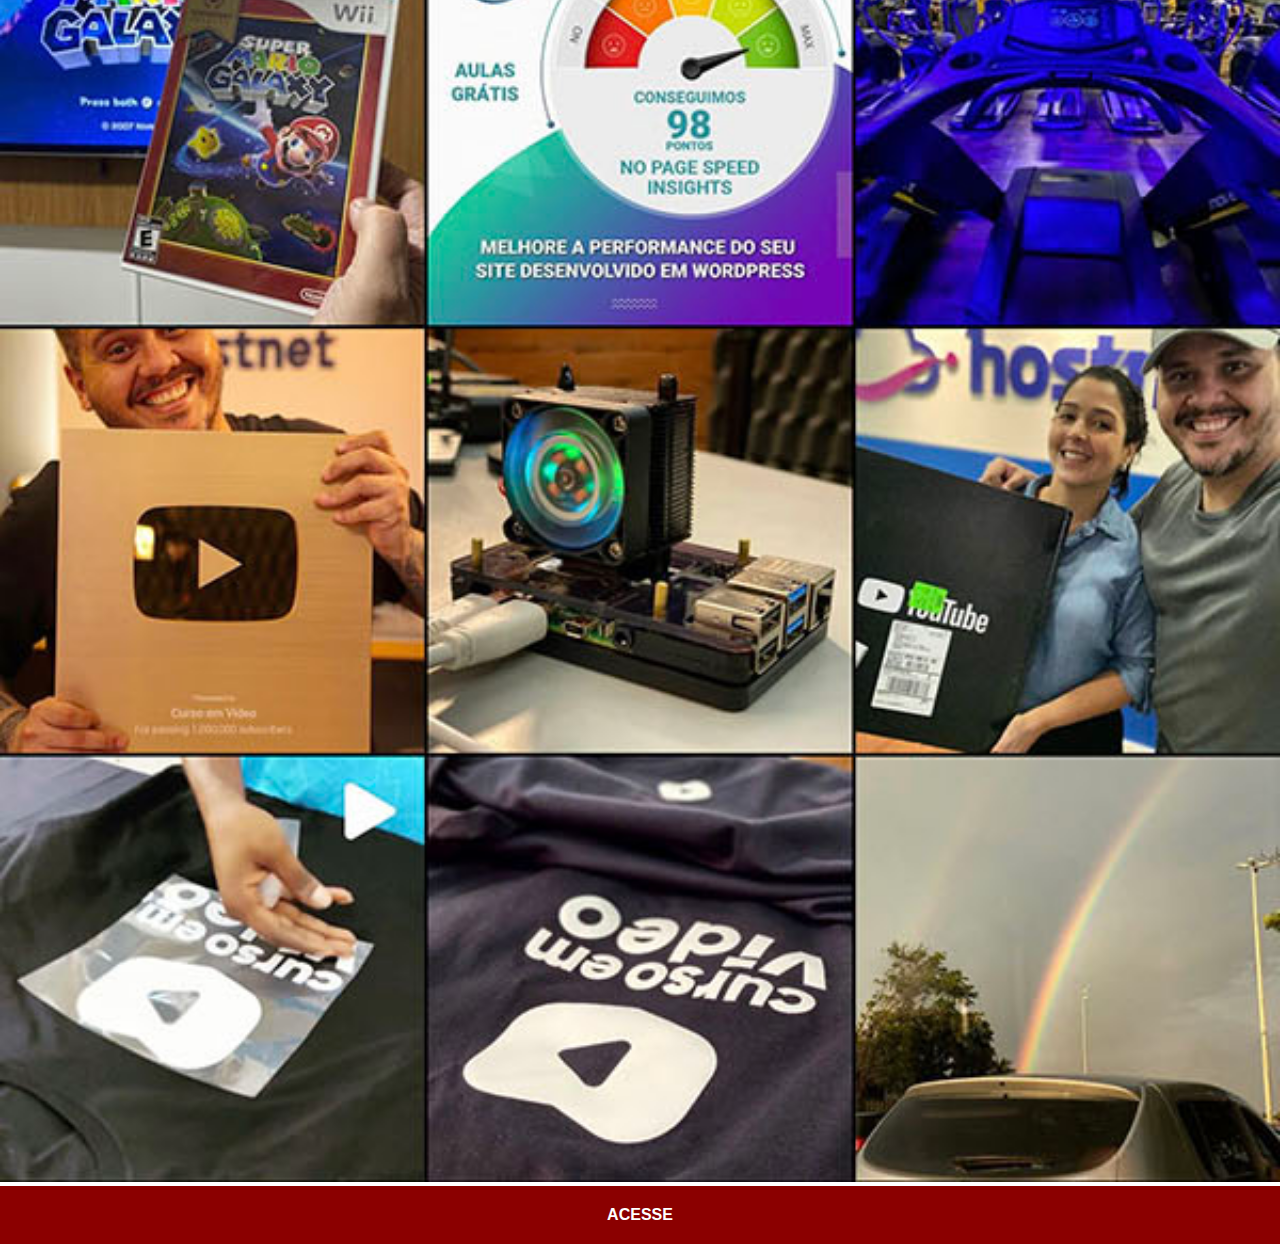
<file: instagram.html>
<!DOCTYPE html>
<html lang="pt-br">
<head>
    <meta charset="UTF-8">
    <meta http-equiv="X-UA-Compatible" content="IE=edge">
    <meta name="viewport" content="width=device-width, initial-scale=1.0">
    <title>Instagram</title>
    <link rel="stylesheet" href="estilos/social.css">
</head>
<body>
    <img src="imagens/tela-instagram.jpg" alt="Tela do Instagram">
    <a href="https://www.instagram.com/gustavoguanabara/">ACESSE</a>

</body>
</html>
</file>
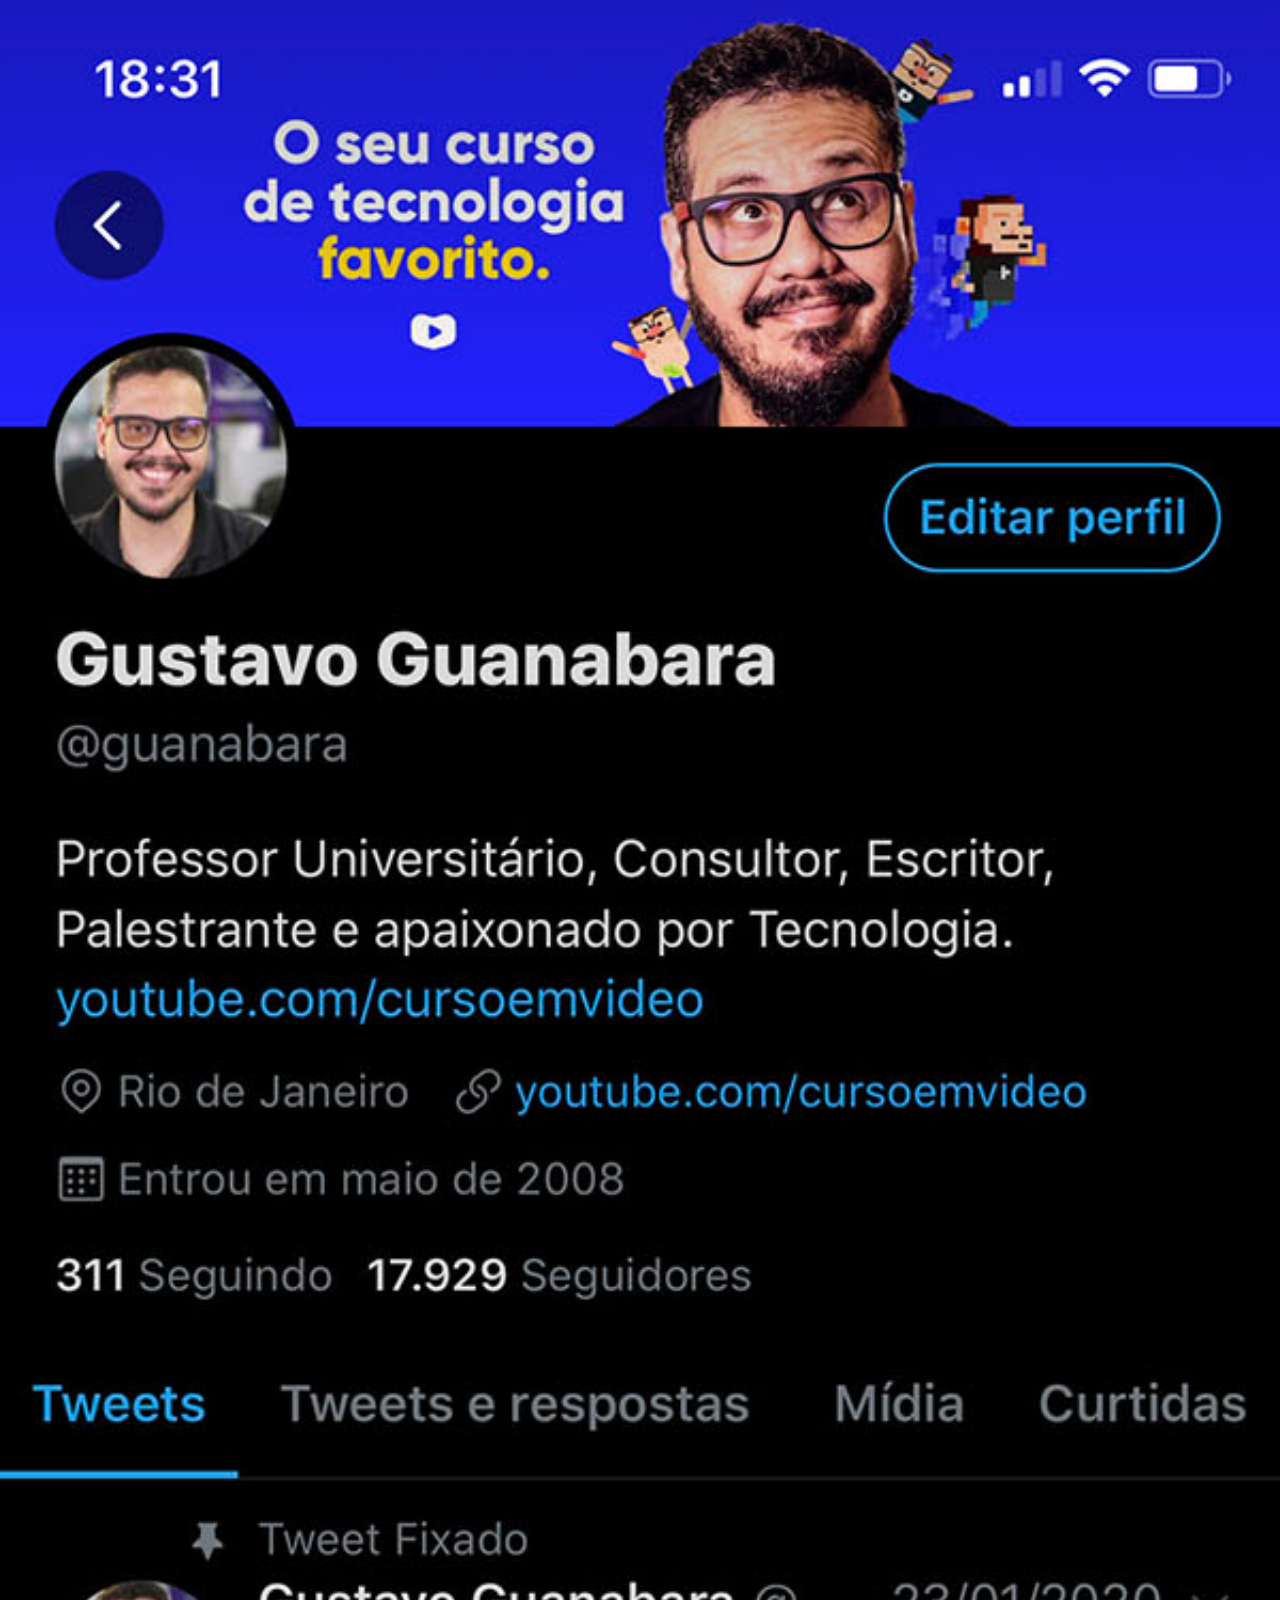
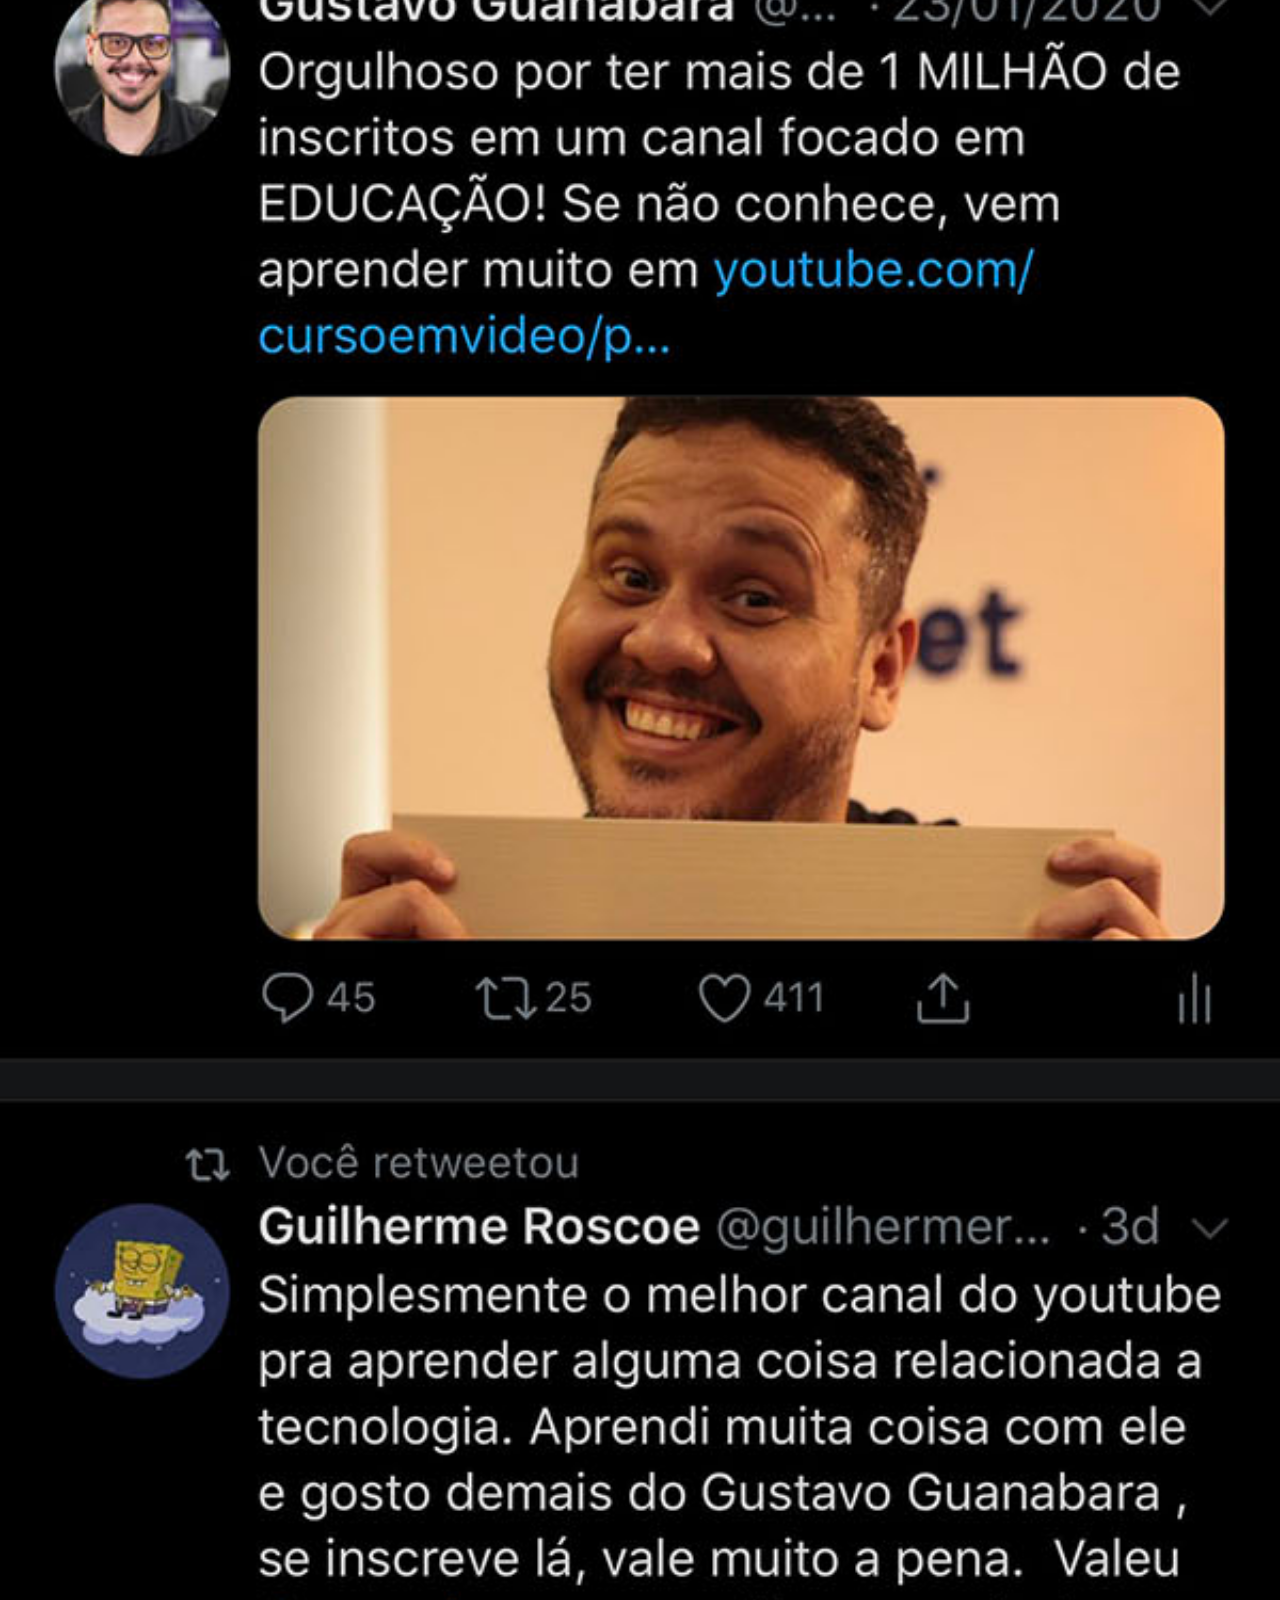
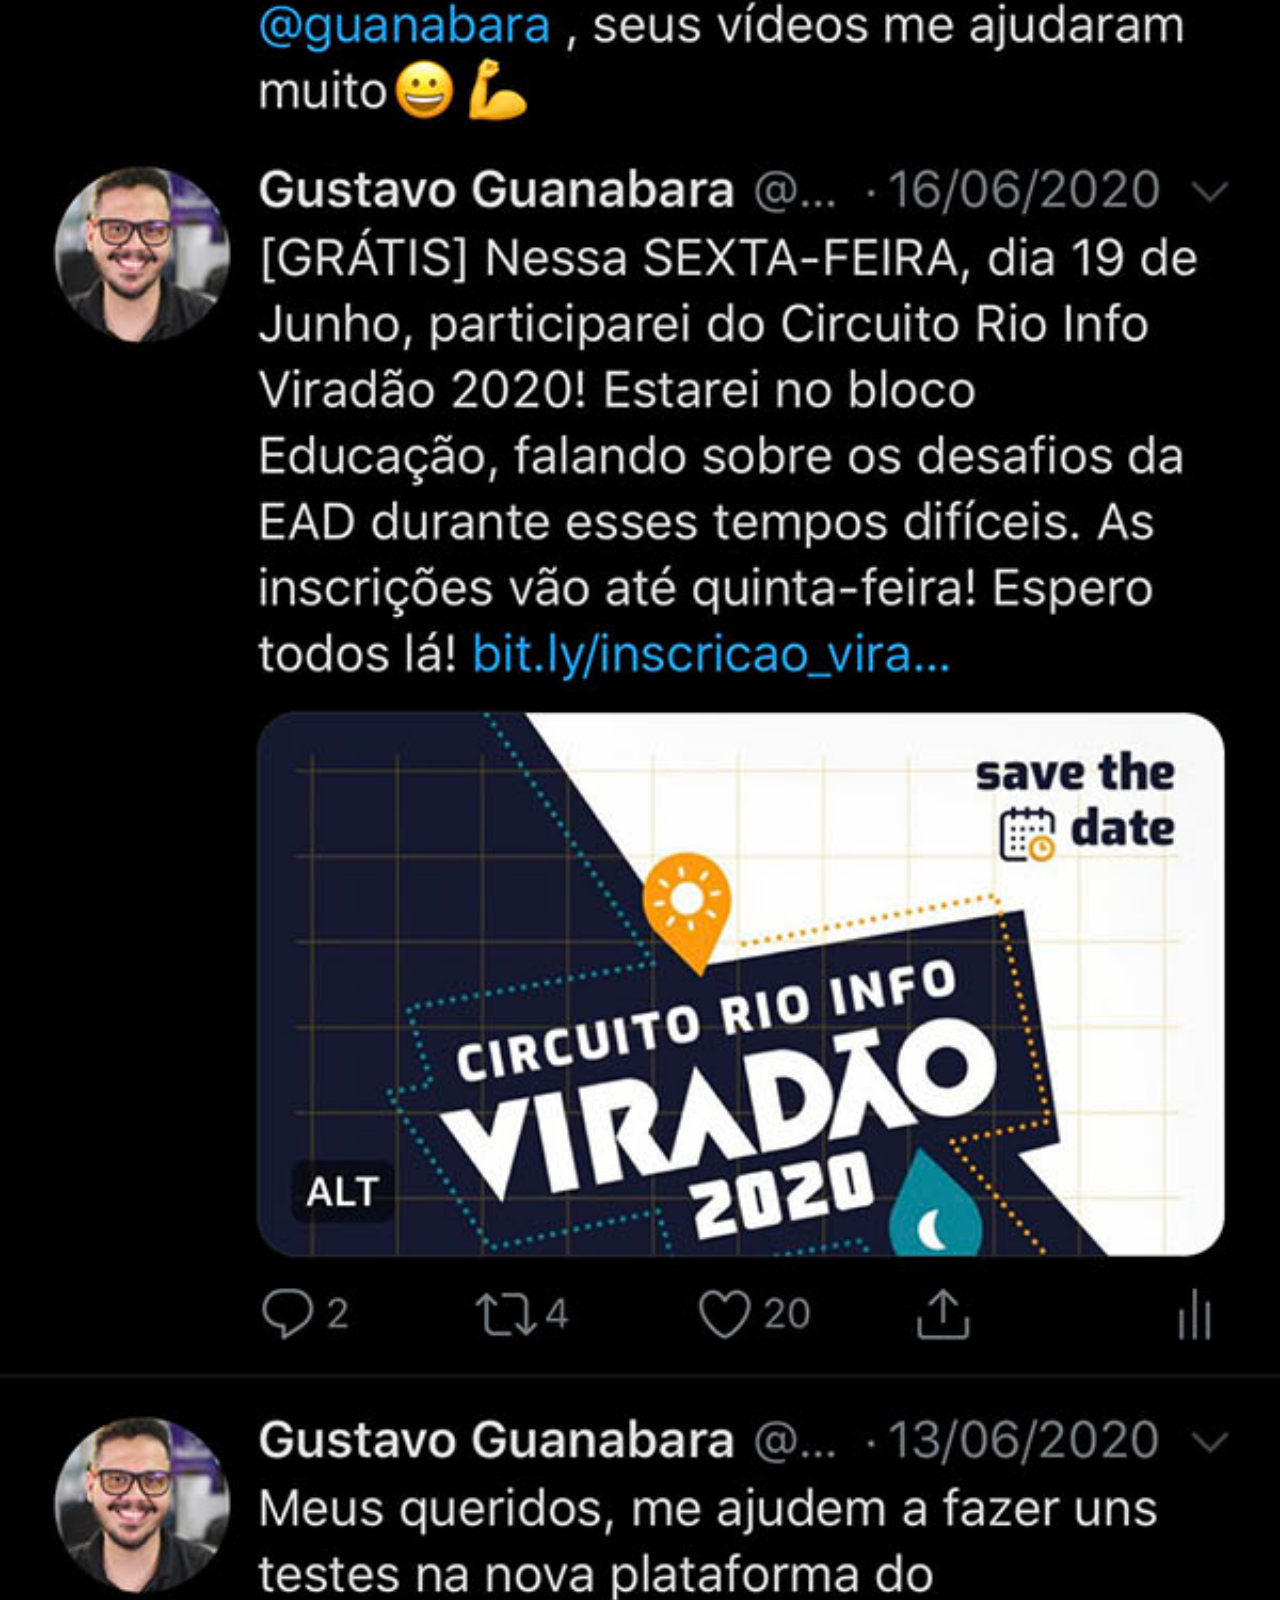
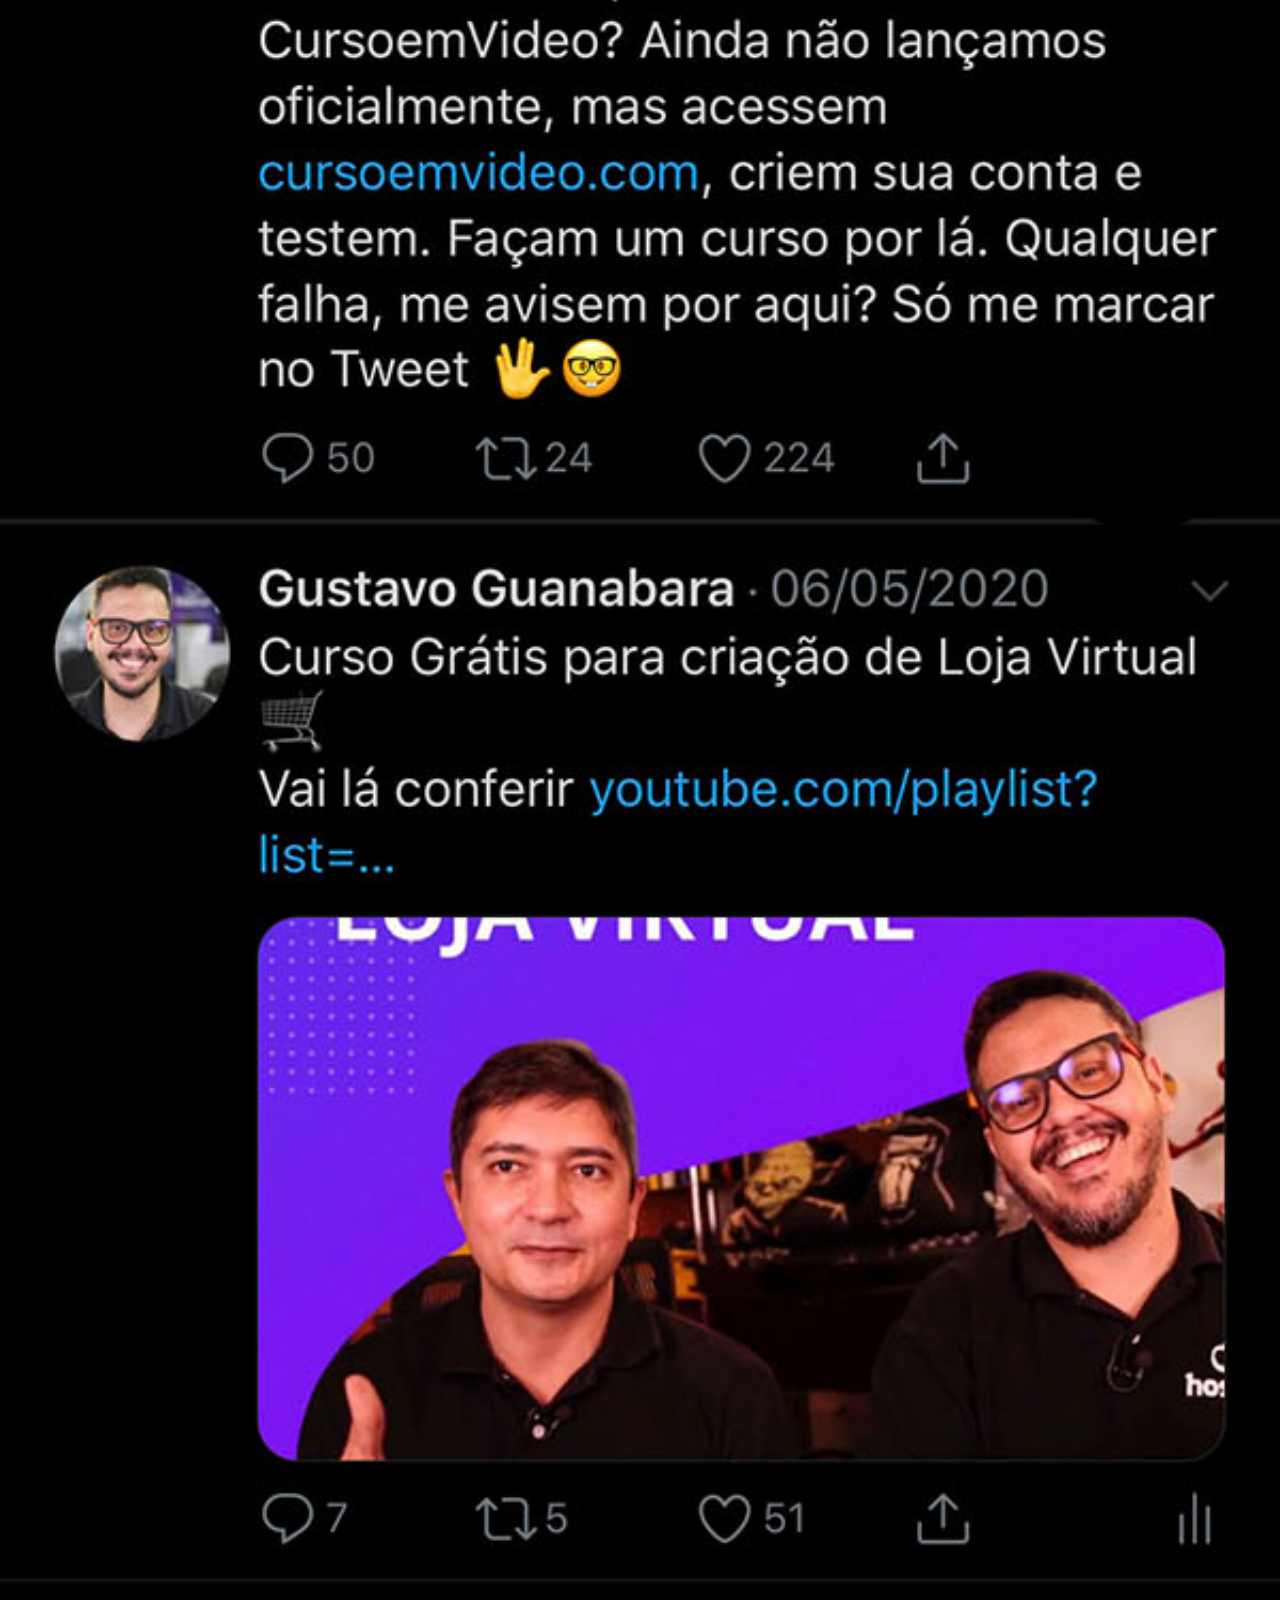
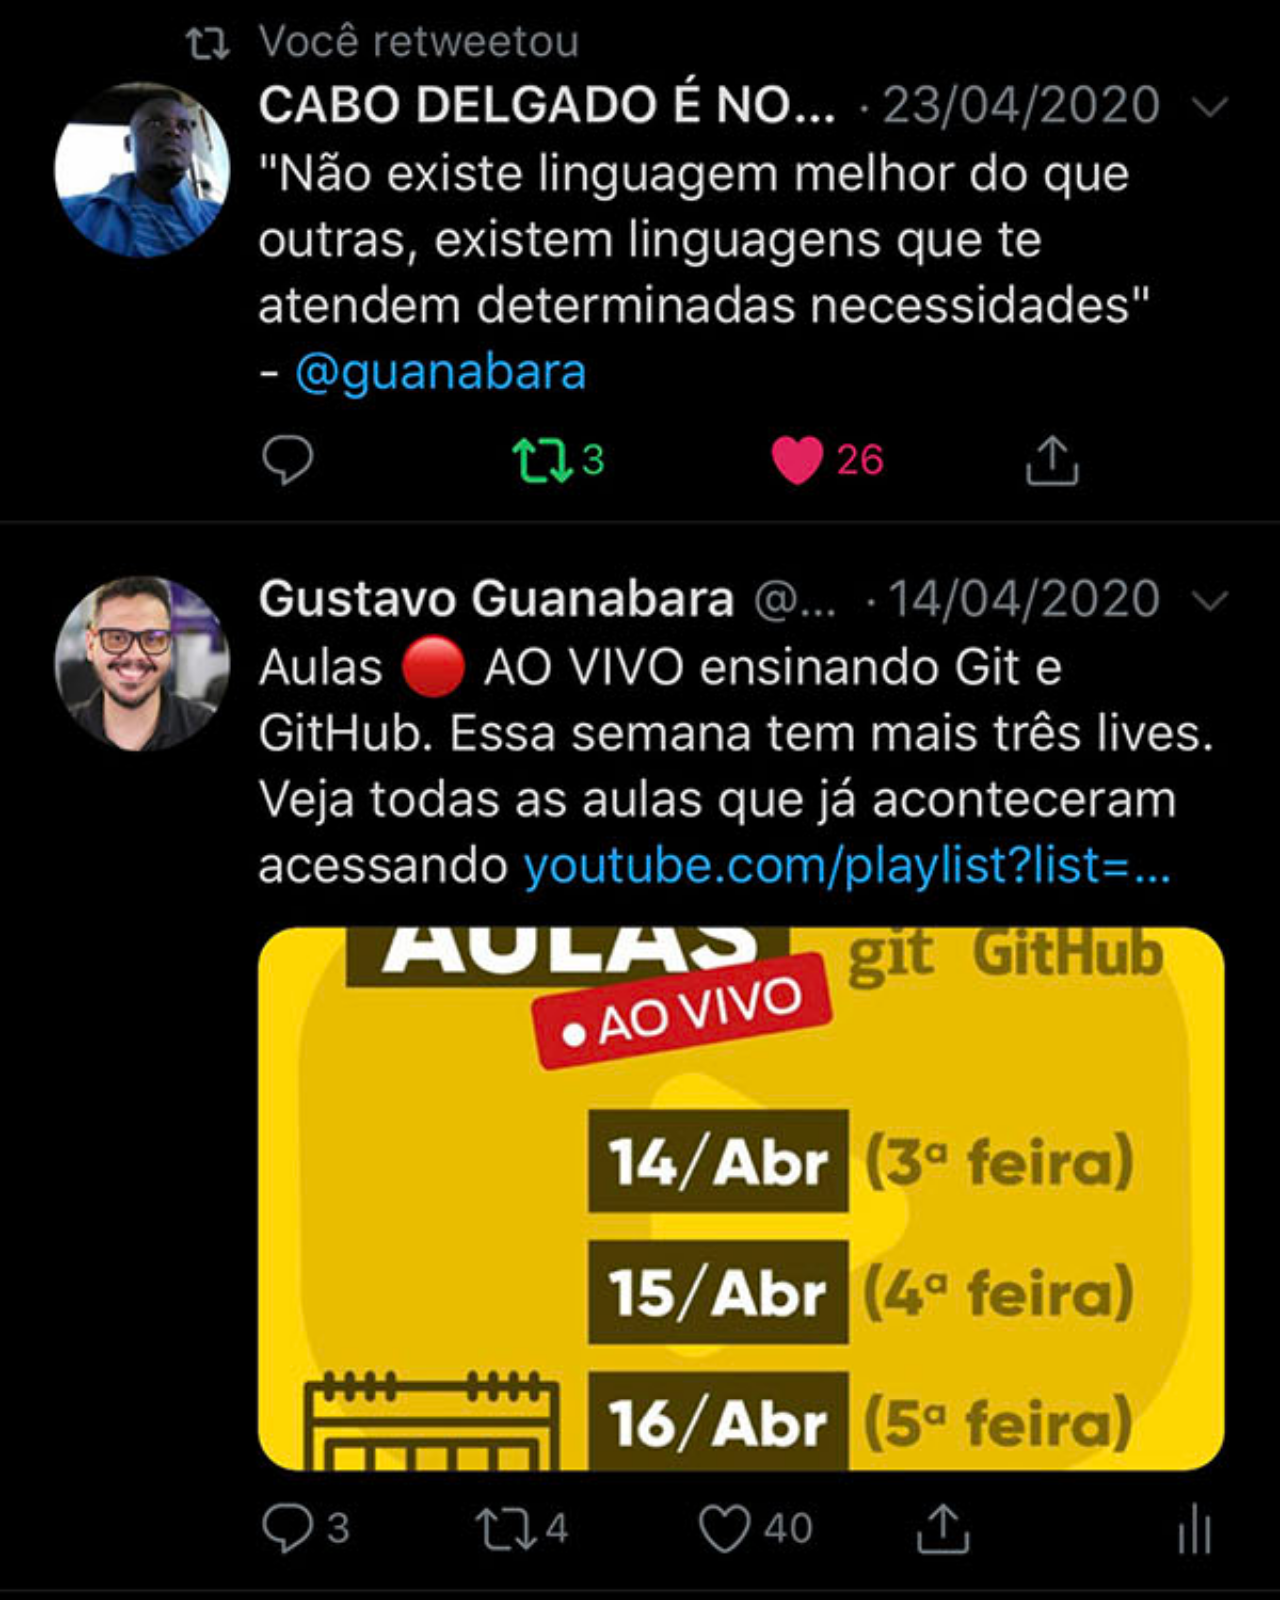
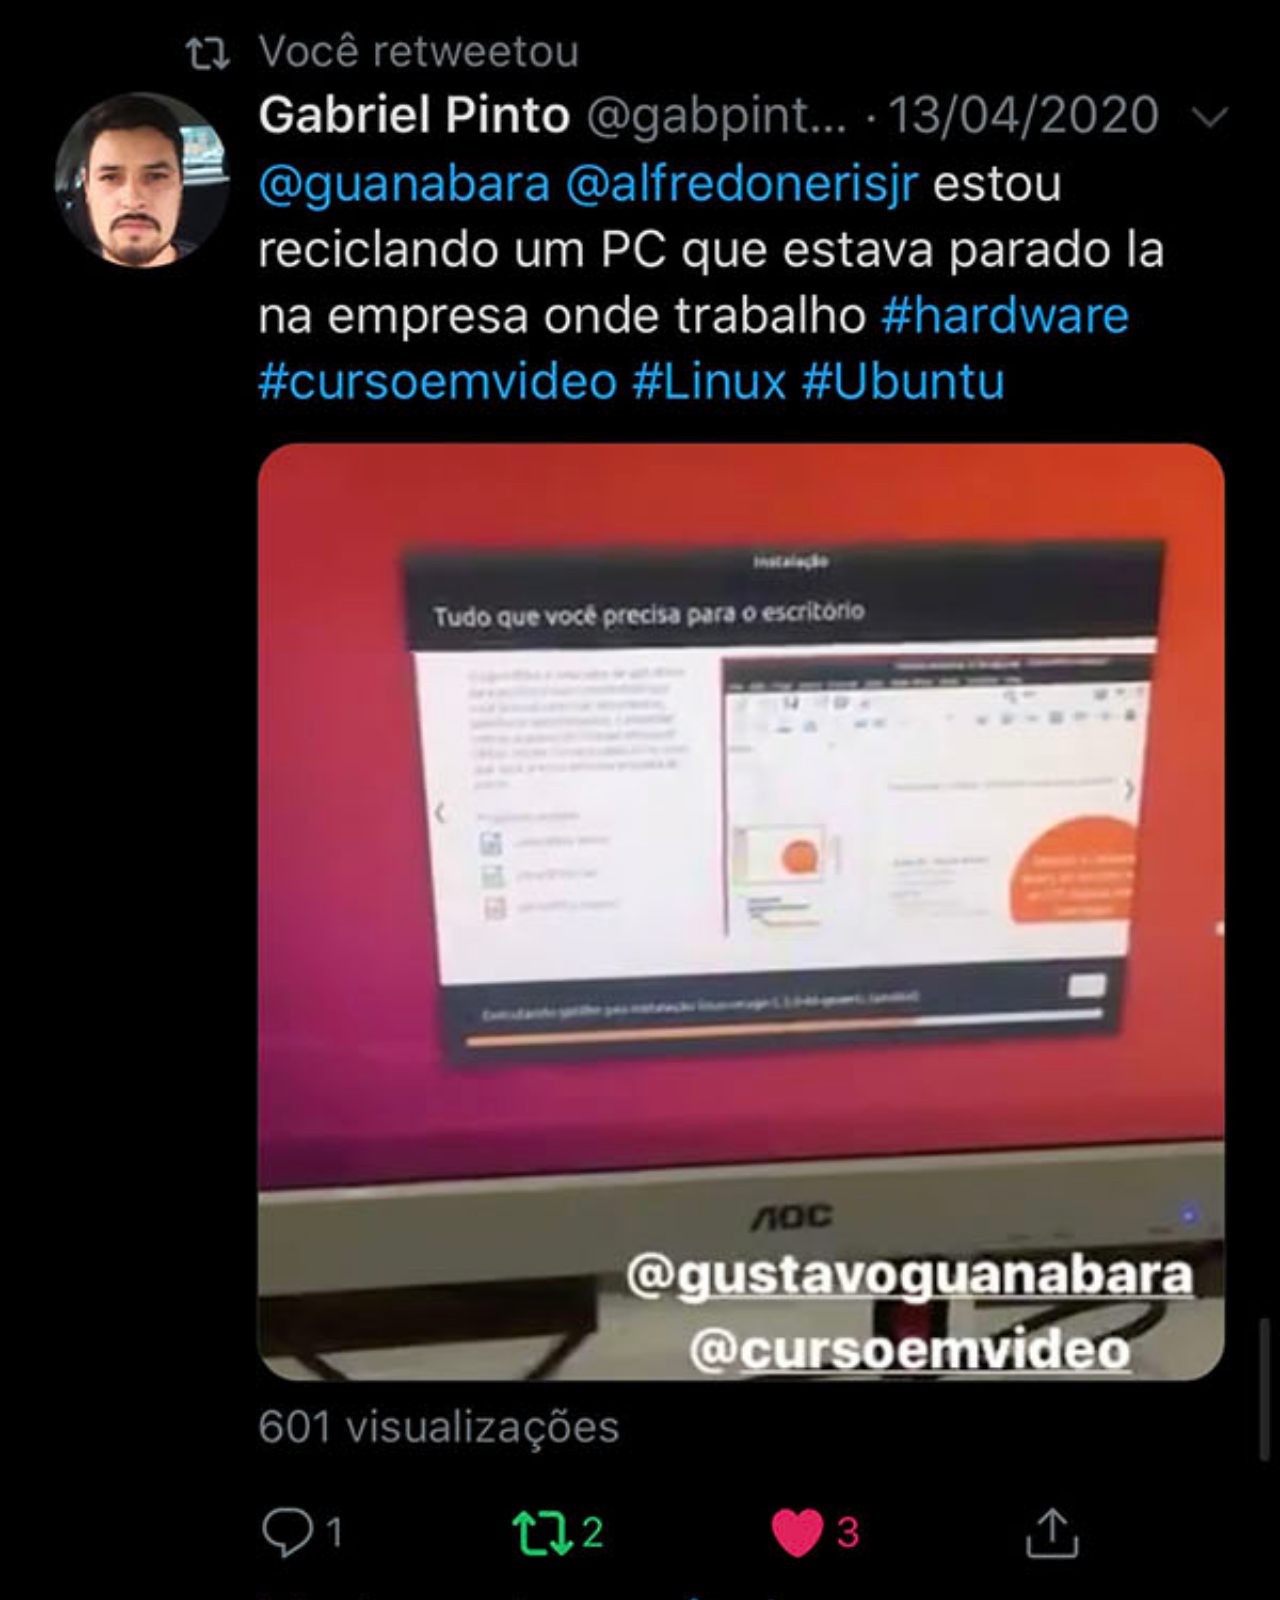
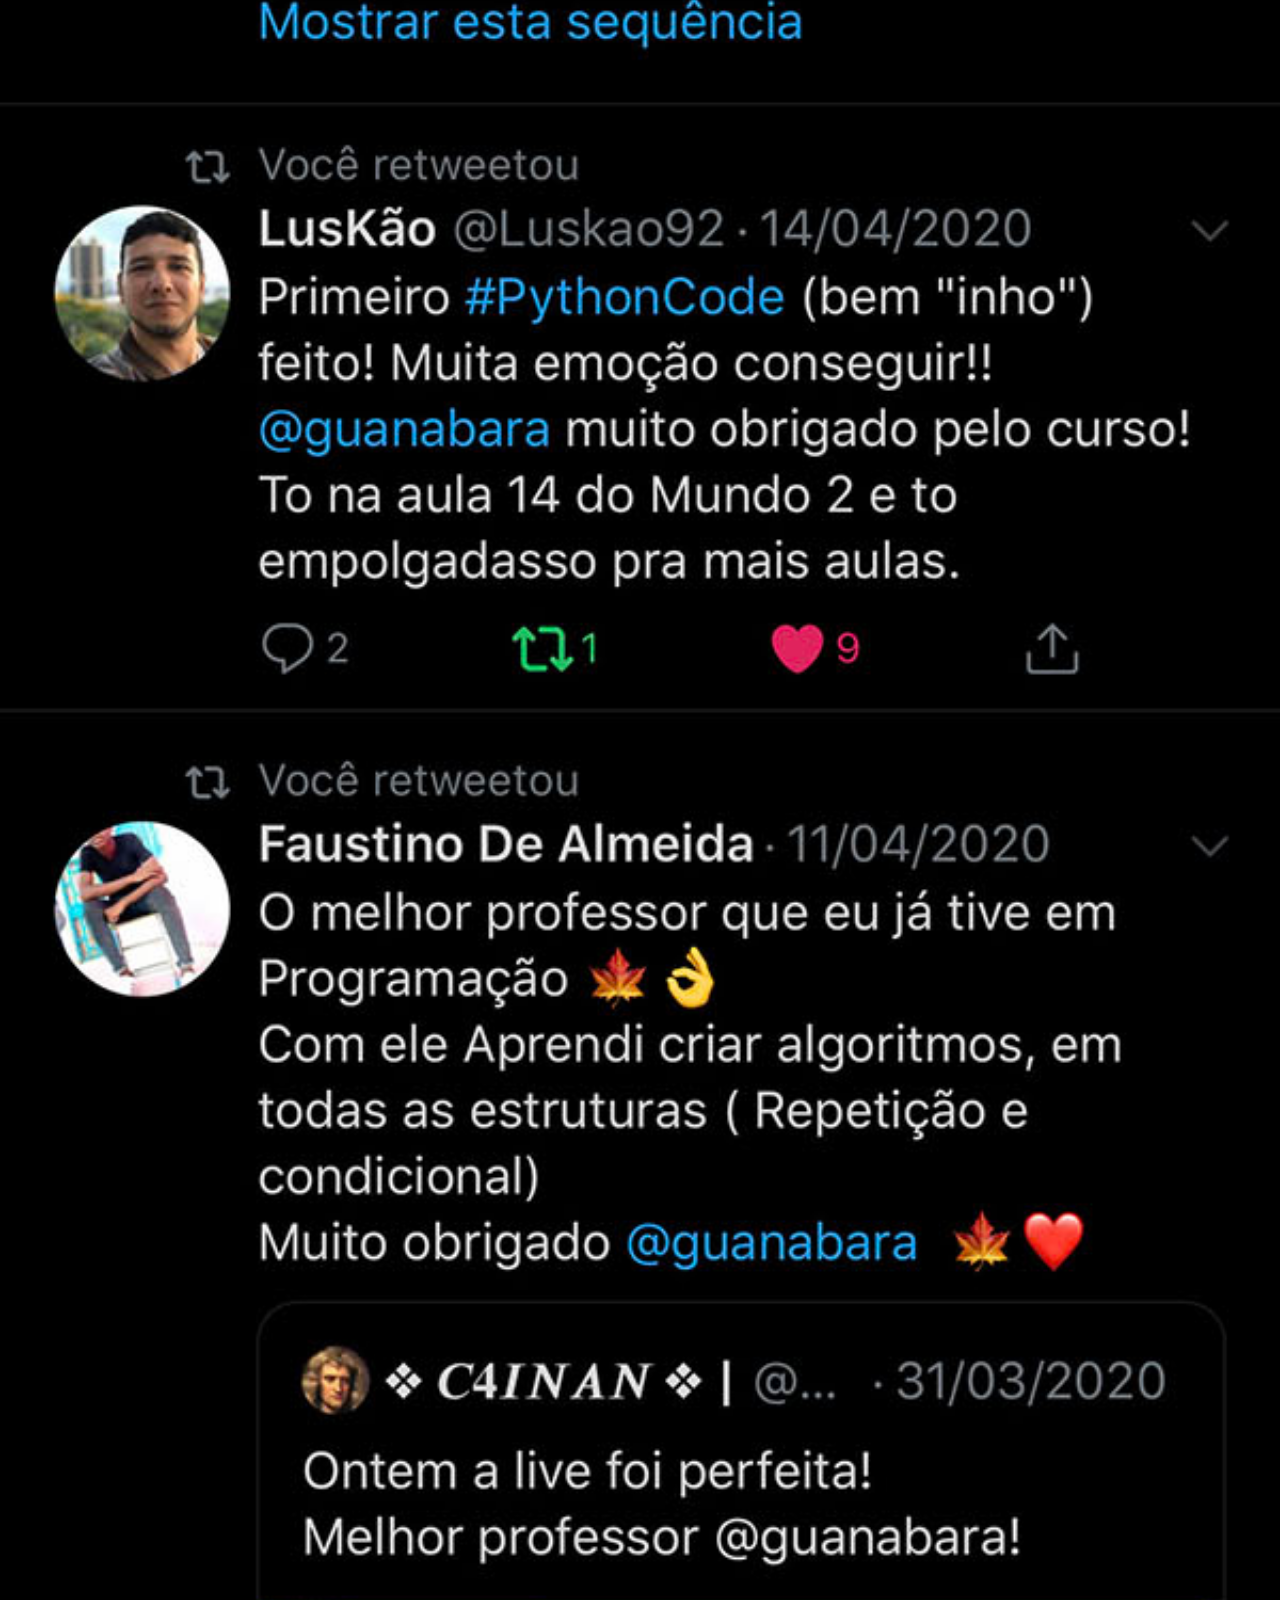
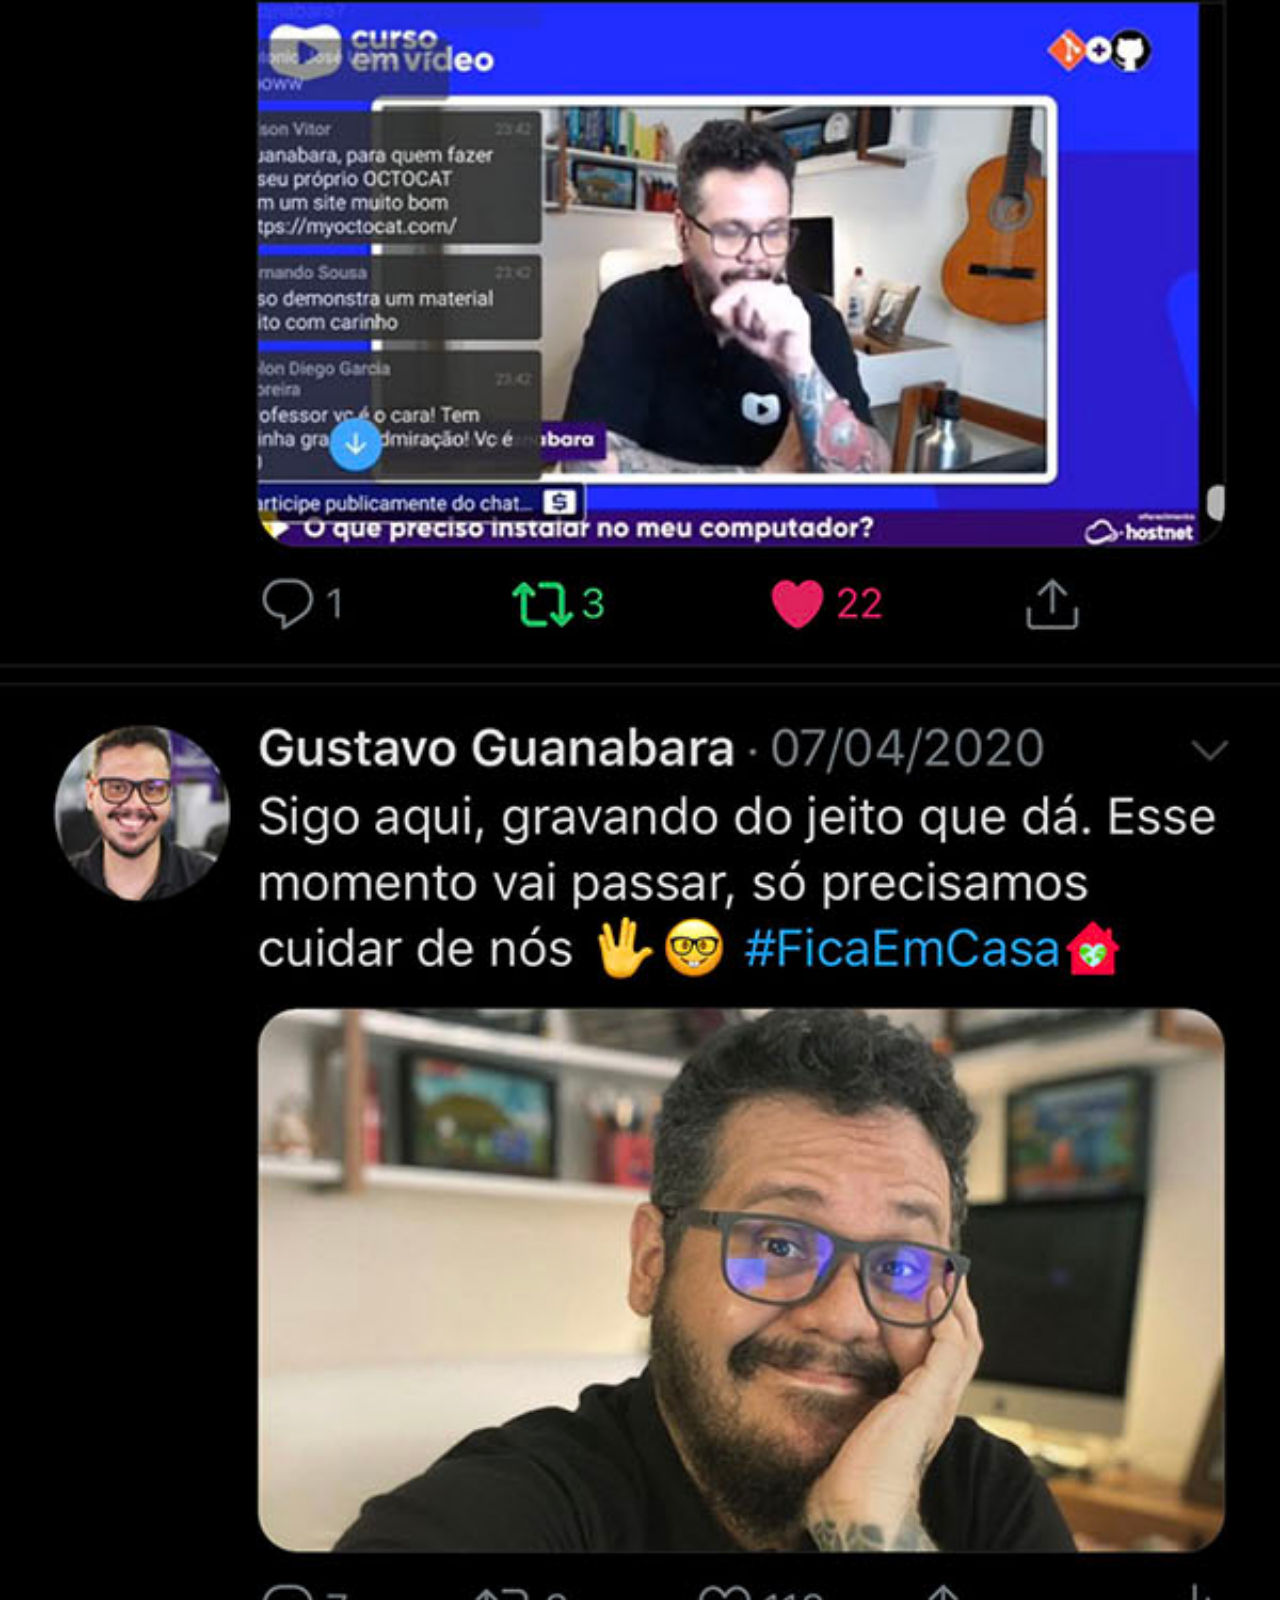
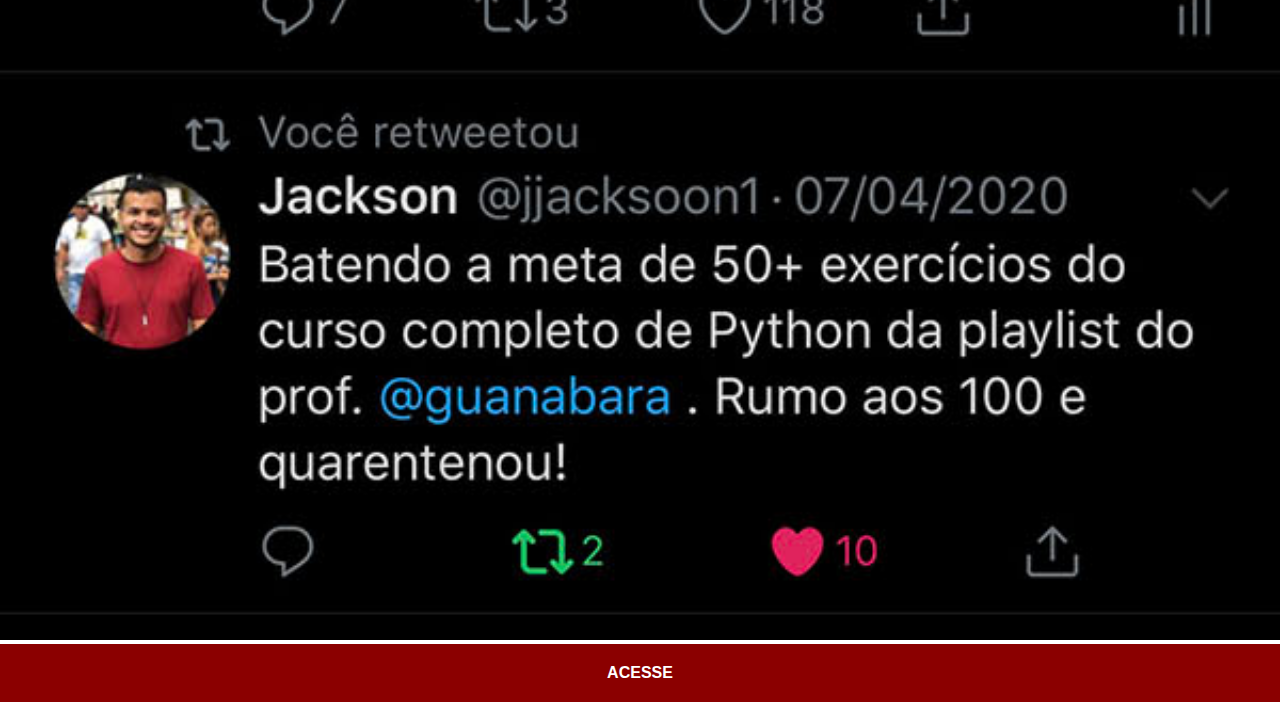
<file: twitter.html>
<!DOCTYPE html>
<html lang="en">
<head>
    <meta charset="UTF-8">
    <meta http-equiv="X-UA-Compatible" content="IE=edge">
    <meta name="viewport" content="width=device-width, initial-scale=1.0">
    <title>Twitter</title>
    <link rel="stylesheet" href="estilos/social.css">
</head>
<body>
    <img src="imagens/tela-twitter.jpg" alt="Twitter">
    <a href="https://twitter.com/guanabara" target="_blank">ACESSE</a>
</body>
</html>
</file>
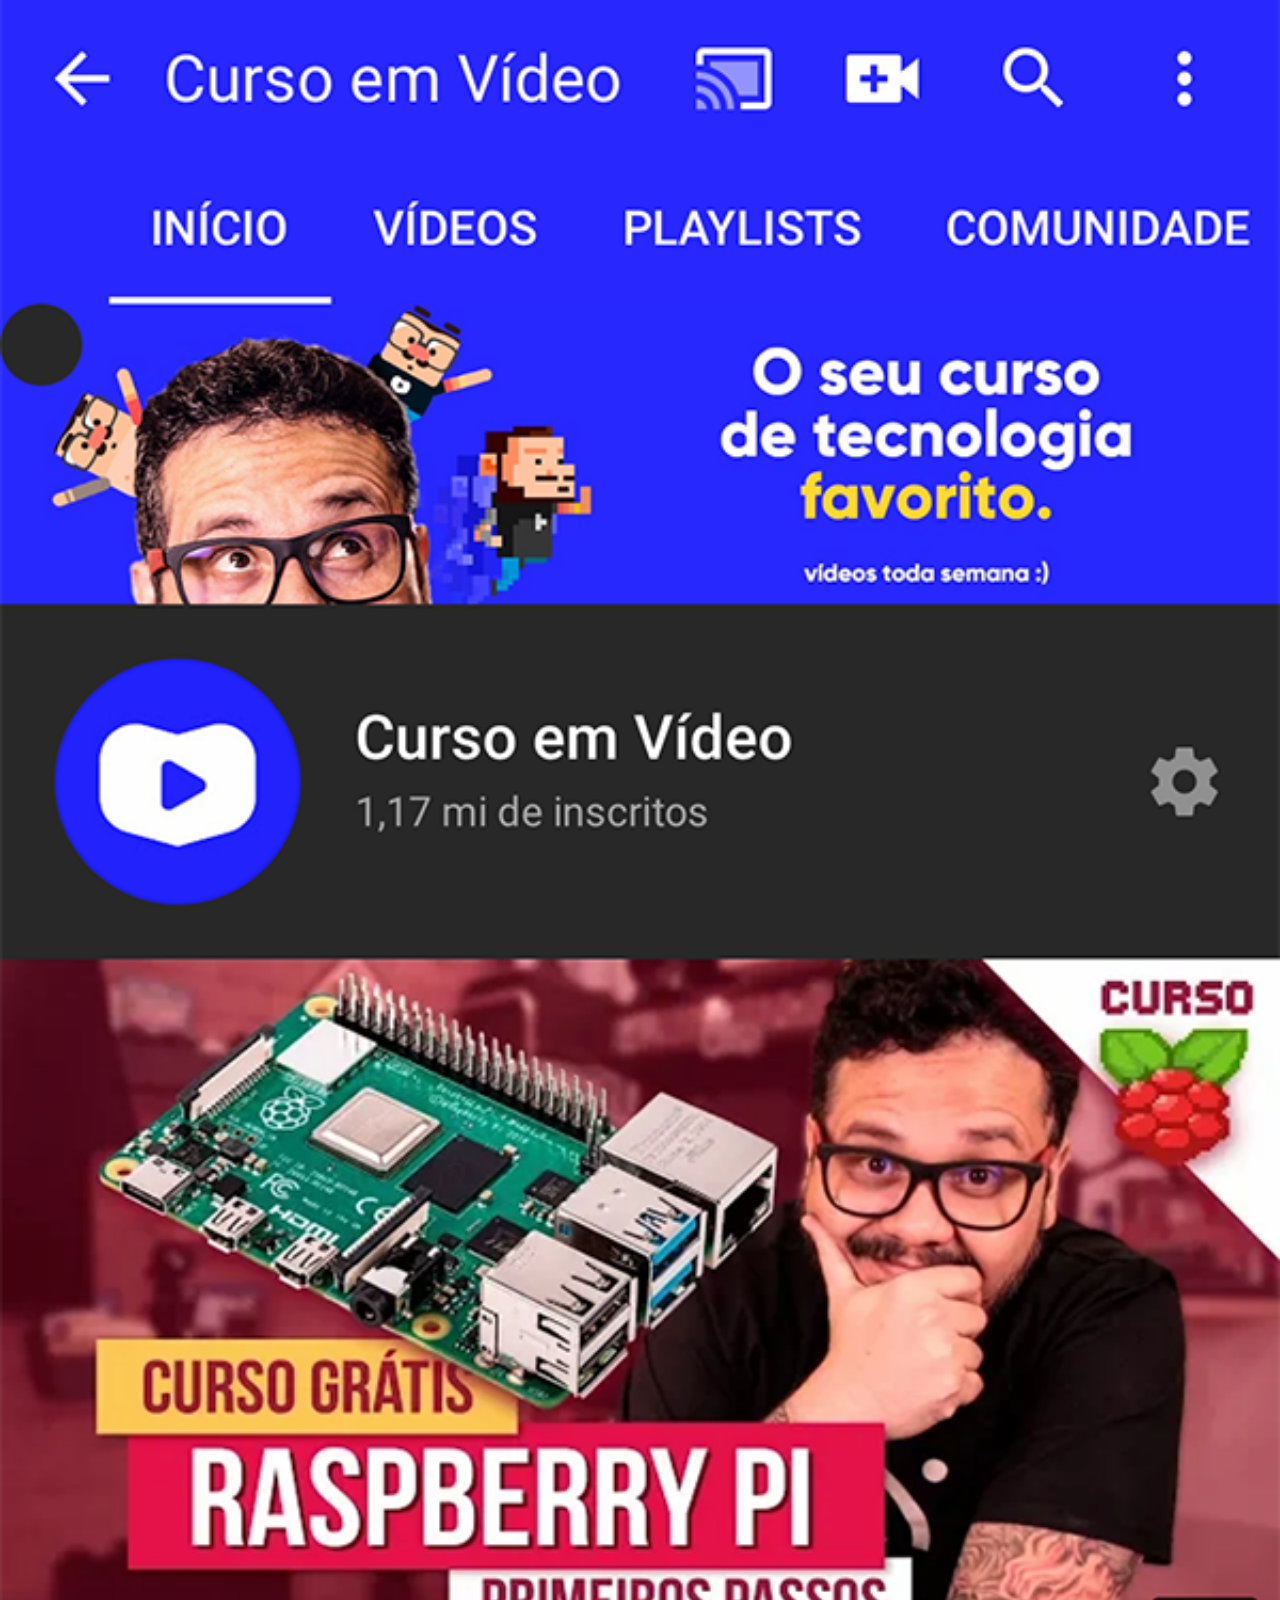
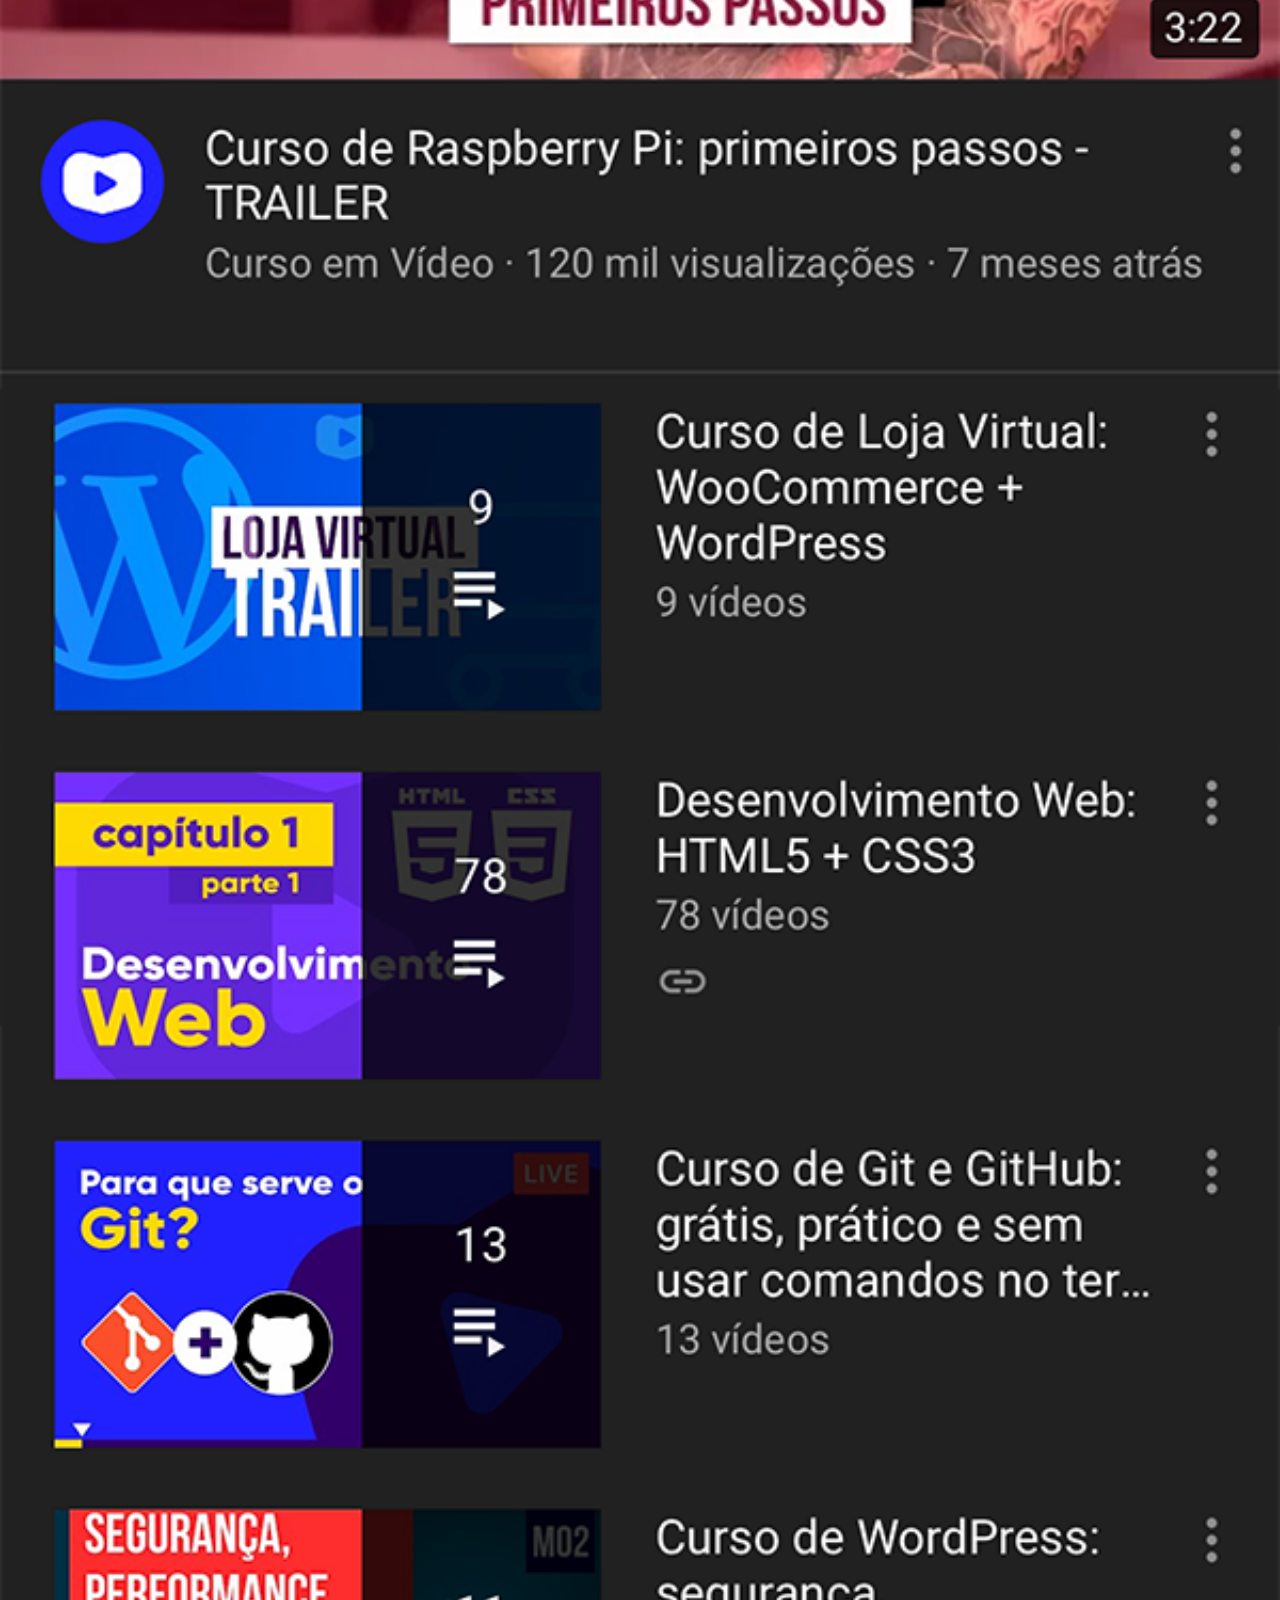
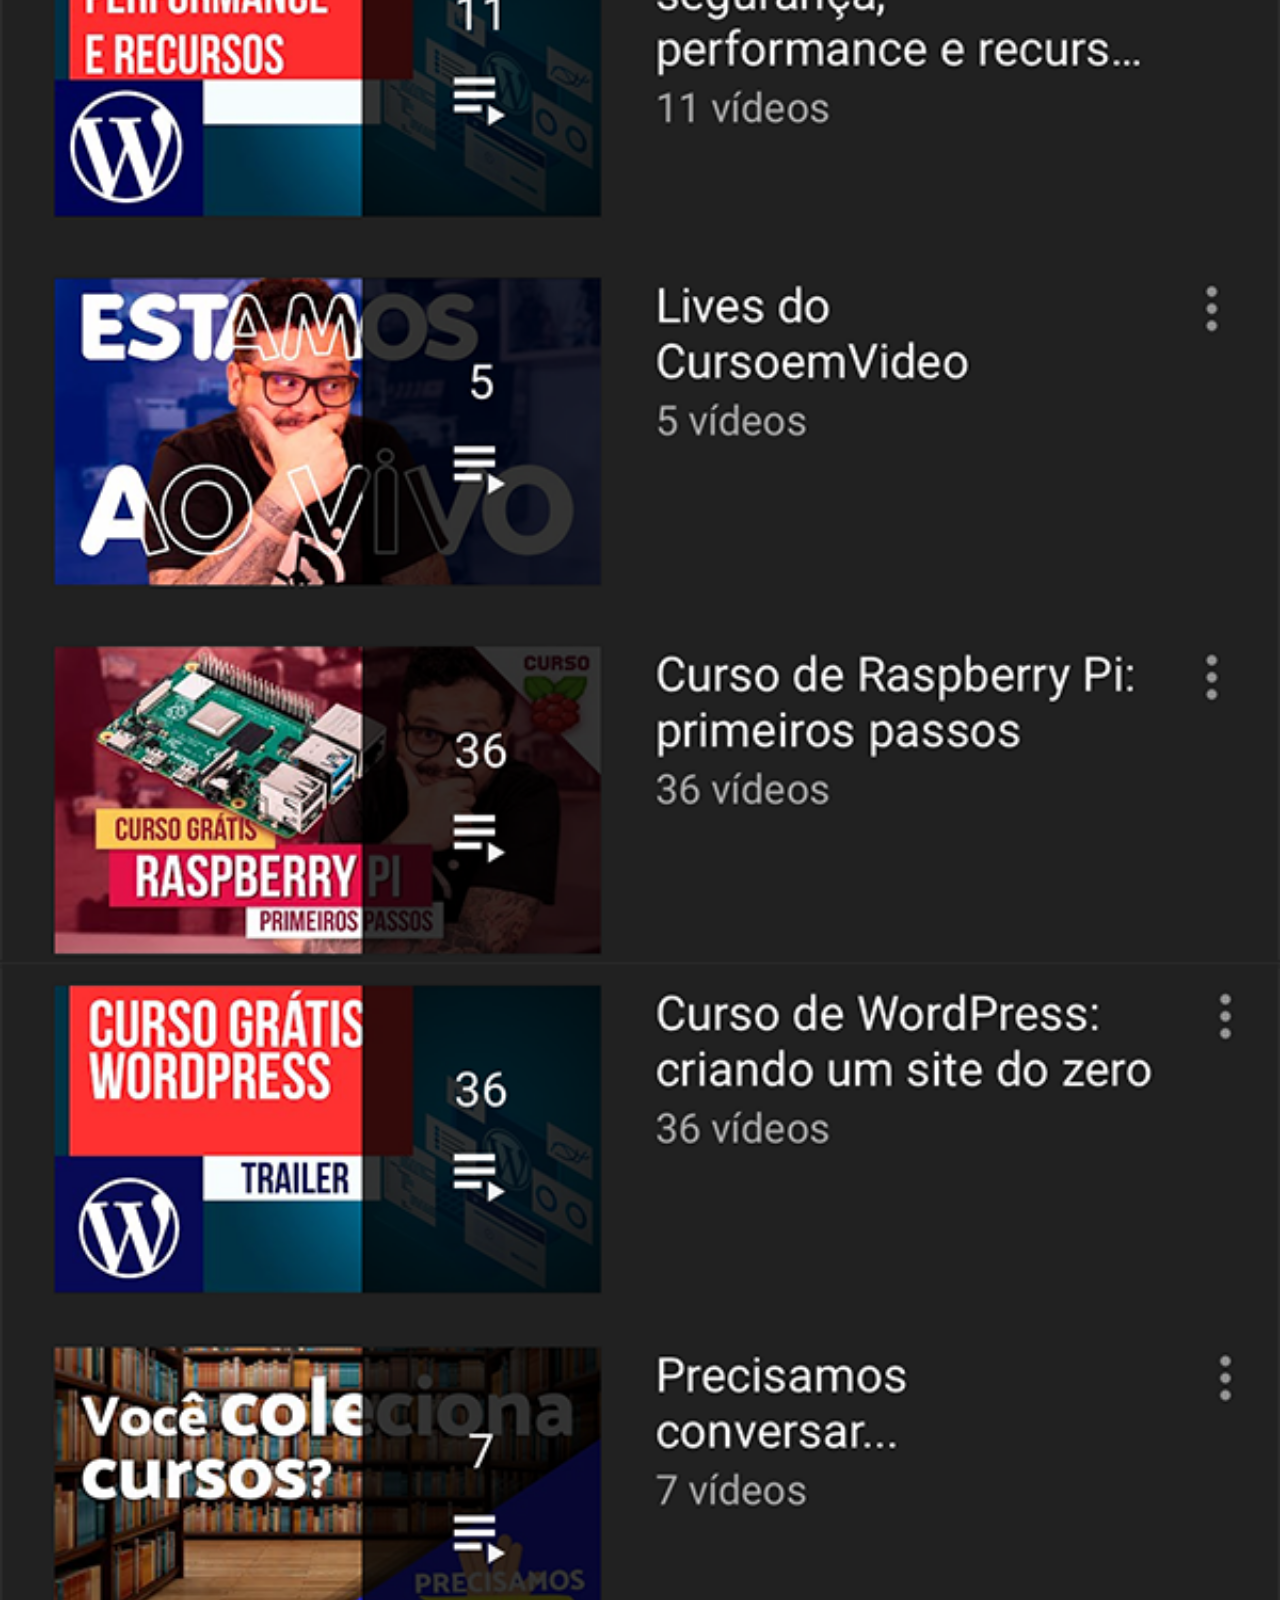
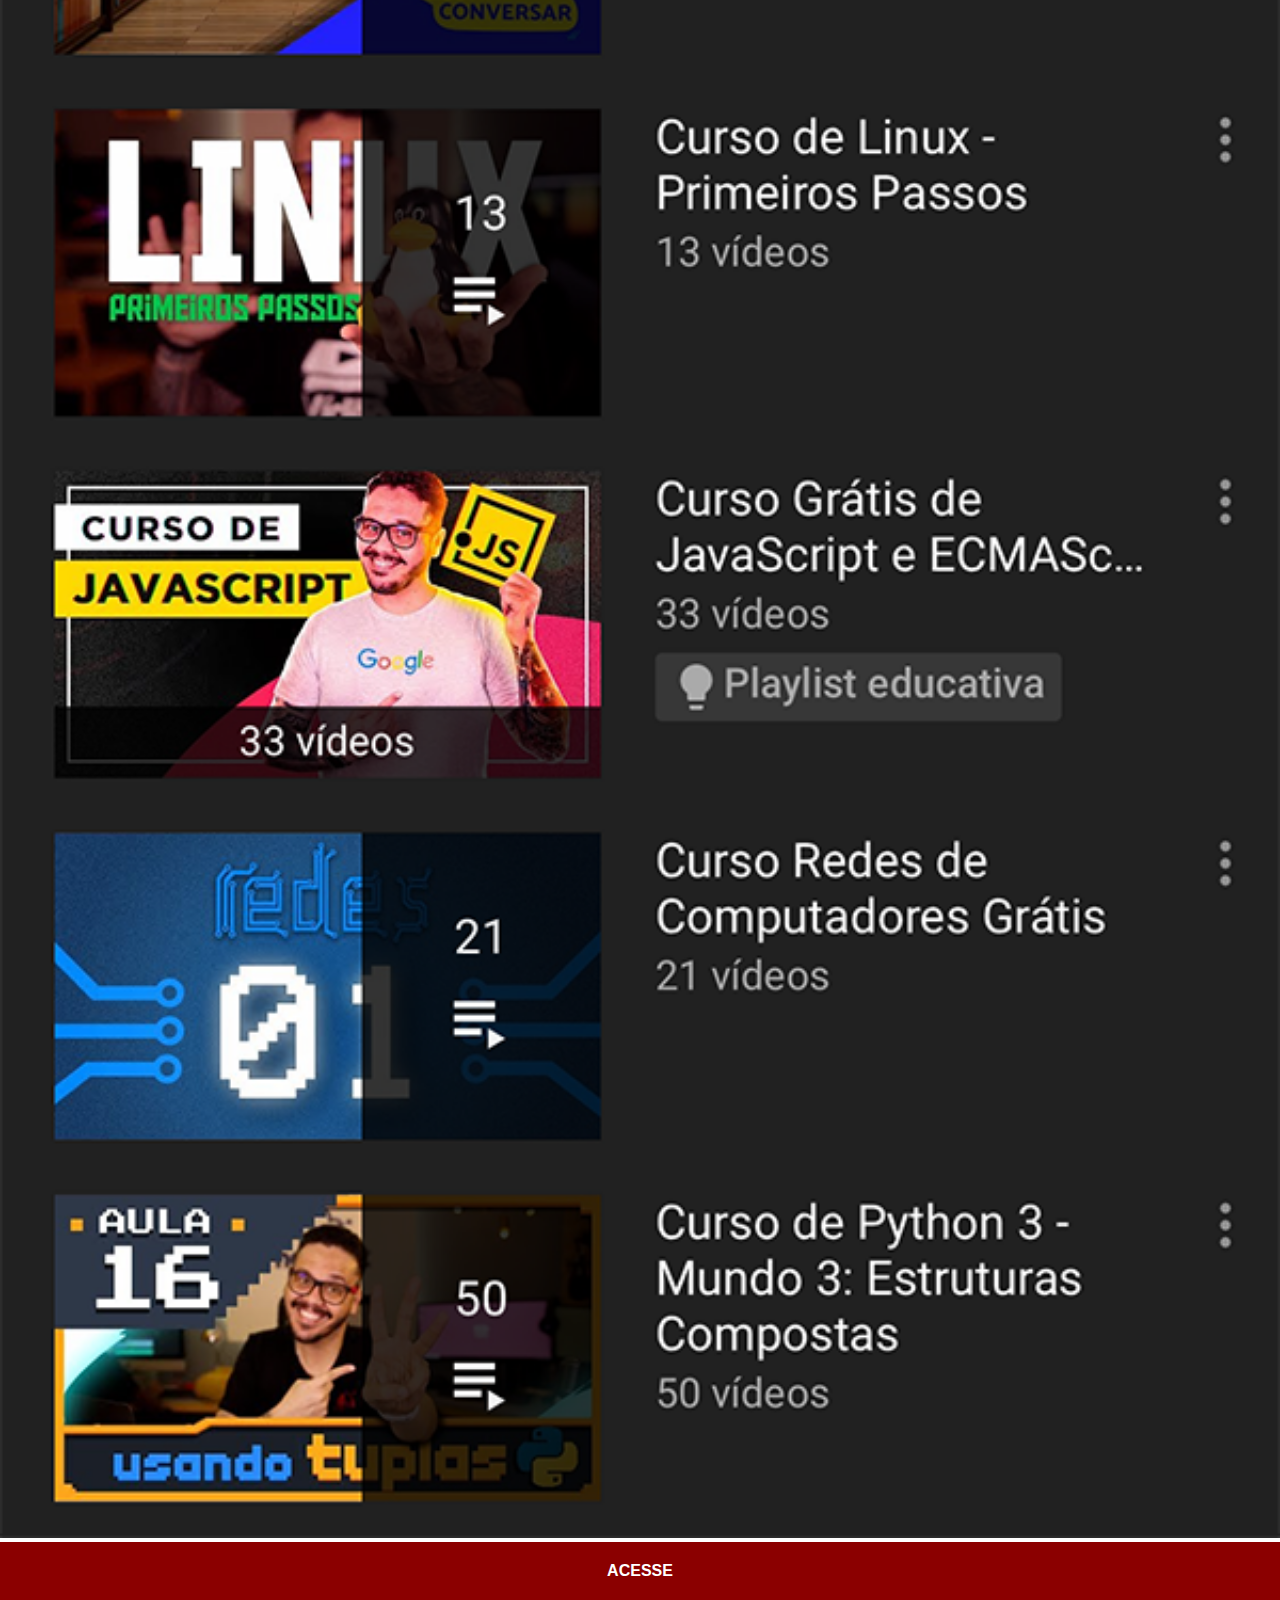
<file: youtube.html>
<!DOCTYPE html>
<html lang="pt-br">
<head>
    <meta charset="UTF-8">
    <meta http-equiv="X-UA-Compatible" content="IE=edge">
    <meta name="viewport" content="width=device-width, initial-scale=1.0">
    <title>Document</title>
    <link rel="stylesheet" href="estilos/social.css">
</head>
<body>
    <img src="imagens/tela-youtube.png" alt="">
    <a href="https://www.youtube.com/c/CursoemV%C3%ADdeo/playlists" target="_blank">ACESSE</a>
</body>
</html>
</file>
<file: estilos/style.css>
@charset "UTF-8";

* {
    margin: 0px;
    padding: 0px;
    font-family: Arial, Helvetica, sans-serif;
}

html, body {
    height: 100vh;
    width: 100vw;
    background-color: black;
}

body {
    background: url(../imagens/fundo-madeira.jpg) no-repeat top center;
    background-size: cover;
    background-attachment: fixed;
}

main {
    position: relative;
    height: 100vh;
}

section#telefone {
    position: absolute;
    top: 50%;
    left: 50%;
    transform: translate(-50%, -50%);

    height: 627px;
    width: 311px;
    background: url(../imagens/frame-iphone.png) no-repeat;
}

iframe#tela {
    position: relative;
    top: 80px;
    left: 22px;
    width: 267px;
    height: 471px;
}

section#redes-sociais {
    text-align: right;
}

section#redes-sociais img {
    width: 50px;
    margin: 10px;
    border-radius: 50%;
    box-shadow: 2px 2px 5px rgba(0, 0, 0, 0.424);
    box-sizing: border-box;
}

section#redes-sociais img:hover {
    border: 2px solid rgba(255, 255, 255, 0.603);
    transform: translate(-3px, -3px);
    box-shadow: 5px 5px 10px rgba(0, 0, 0, 0.616);
    transition: transform .3s, border 1s;
}
</file>
<file: estilos/social.css>
@charset "UTF-8";

* {
    margin: 0px;
    padding: 0px;
    font-family: Arial, Helvetica, sans-serif;
}

::-webkit-scrollbar {
    width: 0px;
    height: 0px;
}

img {
    width: 100vw;
}

a {
    display: block;
    background-color: darkred;
    color: white;
    padding: 20px;
    text-align: center;
    font-weight: bolder;
    text-decoration: none;
}

a:hover {
    background-color: red;
}
</file>
